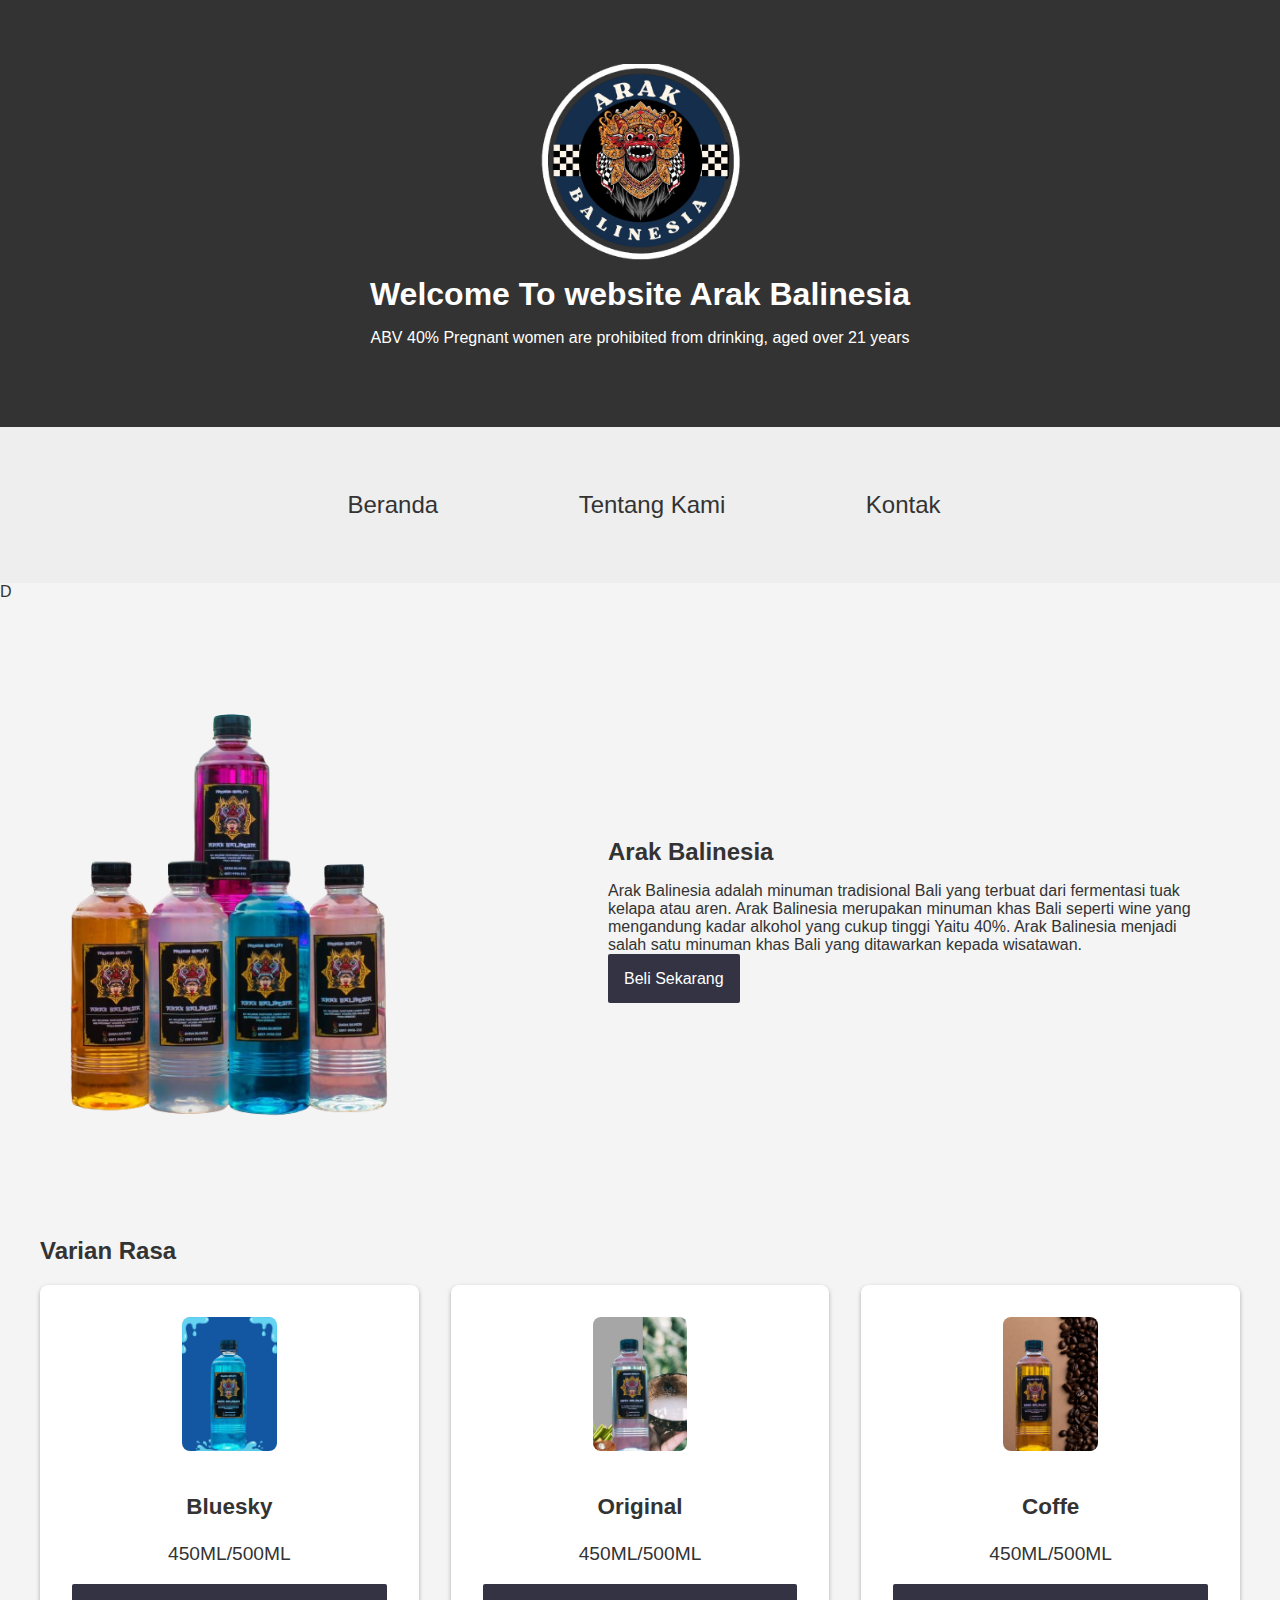
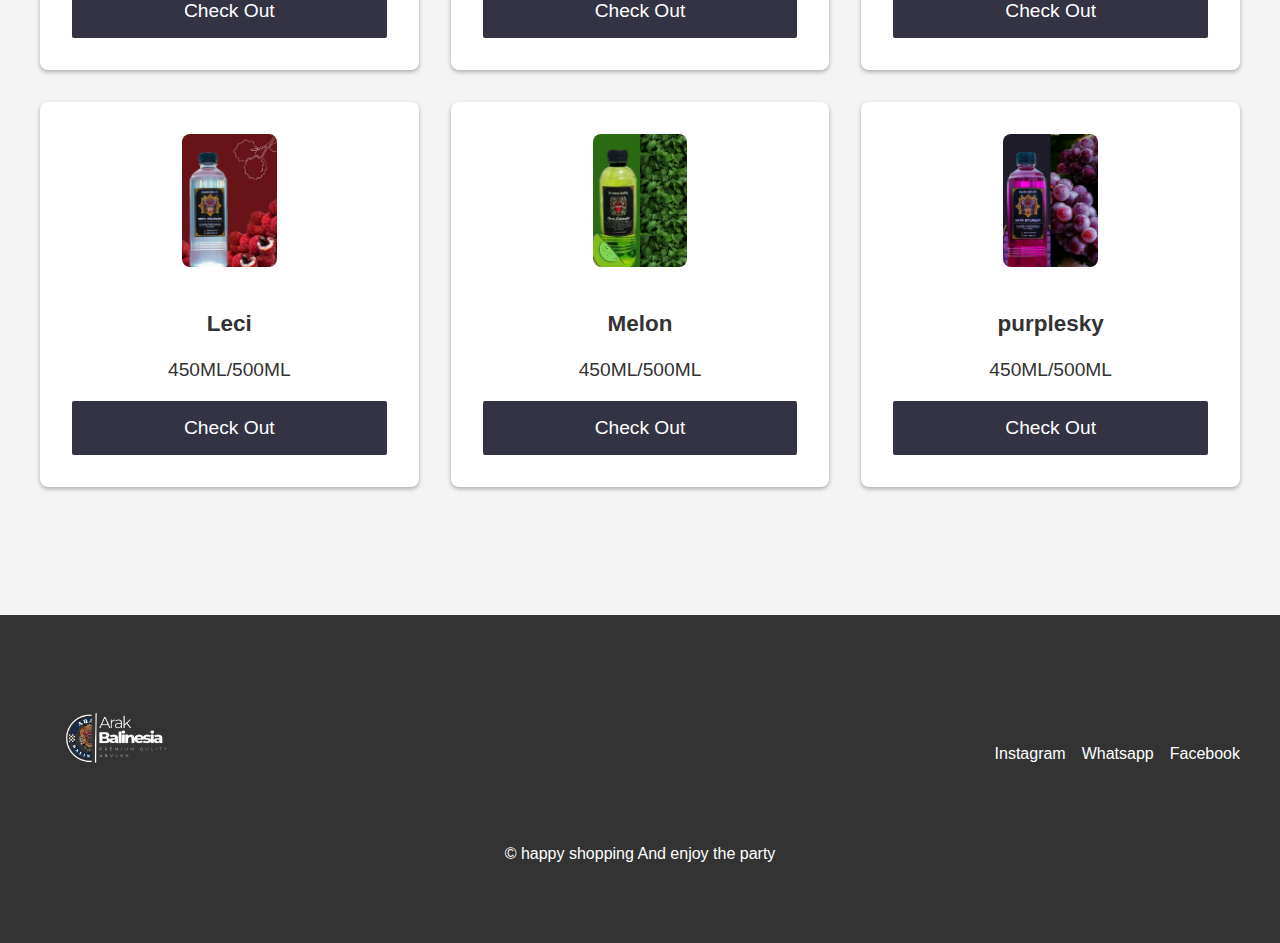
<file: index.html>
<!DOCTYPE html>
<html lang="en">
<head>
    <meta charset="UTF-8">
    <meta name="viewport" content="width=device-width, initial-scale=1.0">
    <title>Arak Balinesia</title>
    <link rel="stylesheet" href="https://cdnjs.cloudflare.com/ajax/libs/font-awesome/6.4.0/css/all.min.css" 
          integrity="sha512-iecdLmaskl7CVkqkXNQ/ZH/XLlvWZOJyj7Yy7tcenmpD1ypASozpmT/E0iPtmFIB46ZmdtAc9eNBvH0H/ZpiBw==" 
          crossorigin="anonymous" referrerpolicy="no-referrer" />
    <link rel="stylesheet" href="style.css"> 
</head>
      <body>
            <header>
                    <div class="container">
                        <img src="uwy-removebg-preview.png" alt="Logo Website" class="logo">  <!-- Tambahkan tag gambar -->
                        <h1>Welcome To website Arak Balinesia</h1>
                        <p>ABV 40% Pregnant women are prohibited from drinking, aged over 21 years</p>
                    </div>
                </header>

                <nav>
                    <div class="container">
                        <ul>
                            <li><a href="#"><i class="fas fa-home"></i>Beranda</a></li> 
                            <li><a href="about.html"><i class="fas fa-info-circle"></i>Tentang Kami</a></li>
                            <li><a href="kontak.html"><i class="fas fa-phone"></i>Kontak</a></li>
                        </ul>
                    </div>
                </nav>
D
                <main>
                    <div class="container">
                        <section class="hero">
                            <img src="arbalfull1-removebg-preview.png" alt="Gambar Hero">
                            <div class="hero-text">
                                <h2>Arak Balinesia</h2>
                                <p> Arak Balinesia adalah minuman tradisional Bali yang terbuat dari fermentasi tuak kelapa atau aren. Arak Balinesia merupakan minuman khas Bali seperti wine yang mengandung kadar alkohol yang cukup tinggi Yaitu 40%. Arak Balinesia menjadi salah satu minuman khas Bali yang ditawarkan kepada wisatawan. </p>
                                <a href="kontak.html" class="button">Beli Sekarang</a>
                            </div>
                        </section>
                        
                        <section class="features">
                                    <h2>Varian Rasa</h2>
                                    <div class="features-grid">
                                        <div class="feature">
                                            <img src="Desain tanpa judul(12).jpg" alt="Icon Fitur 1">
                                            <h3>Bluesky</h3>
                                            <p>450ML/500ML</p>
                                            <a href="blue.html" class="button">Check Out</a>
                                        </div>
                                        <div class="feature">
                                            <img src="Desain tanpa judul(17).jpg" alt="Icon Fitur 2">
                                            <h3>Original</h3>
                                            <p>450ML/500ML</p>
                                            <a href="ori.html" class="button">Check Out</a>
                                        </div>
                                        <div class="feature">
                                            <img src="Desain tanpa judul(6).jpg" alt="Icon Fitur 3">
                                            <h3>Coffe</h3>
                                            <p>450ML/500ML</p>
                                            <a href="coffe.html" class="button">Check Out</a>
                                        </div>
                                        <div class="feature">
                                            <img src="Desain tanpa judul(16).jpg" alt="Icon Fitur 4">
                                            <h3>Leci</h3>
                                            <p>450ML/500ML</p>
                                            <a href="leci.html" class="button">Check Out</a>
                                        </div>
                                        <div class="feature">
                                            <img src="Desain tanpa judul(11).jpg" alt="Icon Fitur 5">
                                            <h3>Melon</h3>
                                            <p>450ML/500ML</p>
                                            <a href="melon.html" class="button">Check Out</a>
                                        </div>
                                        <div class="feature">
                                            <img src="Desain tanpa judul(15).jpg" alt="icon Fitur 6">
                                            <h3>purplesky</h3>
                                            <p>450ML/500ML</p>
                                            <a href="purple.html" class="button">Check Out</a>
                                        </div>

                                    </div>
                                </section>

                                <section class="testimonials">
                                    

                                    <div class="testimonials-slider">
                                        <!-- Isi slider testimoni -->
                                    </div>
                                </section>

                        </main>

            <footer>
              <div class="container">
                  <div class="footer-content">
                      <img src="12-removebg-preview.png" alt="Logo Website" class="footer-logo">
                      <div class="social-media">
                          <a href="https://www.instagram.com/arak_balinesia?igsh=MTY2bXU5bXgwMGxnYg==" class="social-icon" target="_blank"><i class="fab fa-instagram"></i>Instagram</a>
                          <a href="kontak.html" class="social-icon" target="_blank"><i class="fab fa-whatsapp"></i>Whatsapp</a>
                          <a href="#" class="social-icon" target="_blank"><i class="fab fa-facebook"></i>Facebook</a>
                      </div>
                  </div>
                  <p>&copy; happy shopping And enjoy the party</p>
              </div>
              </footer>

                <script src="script.js"></script>
           
                  
            
</body>
</html>
</file>
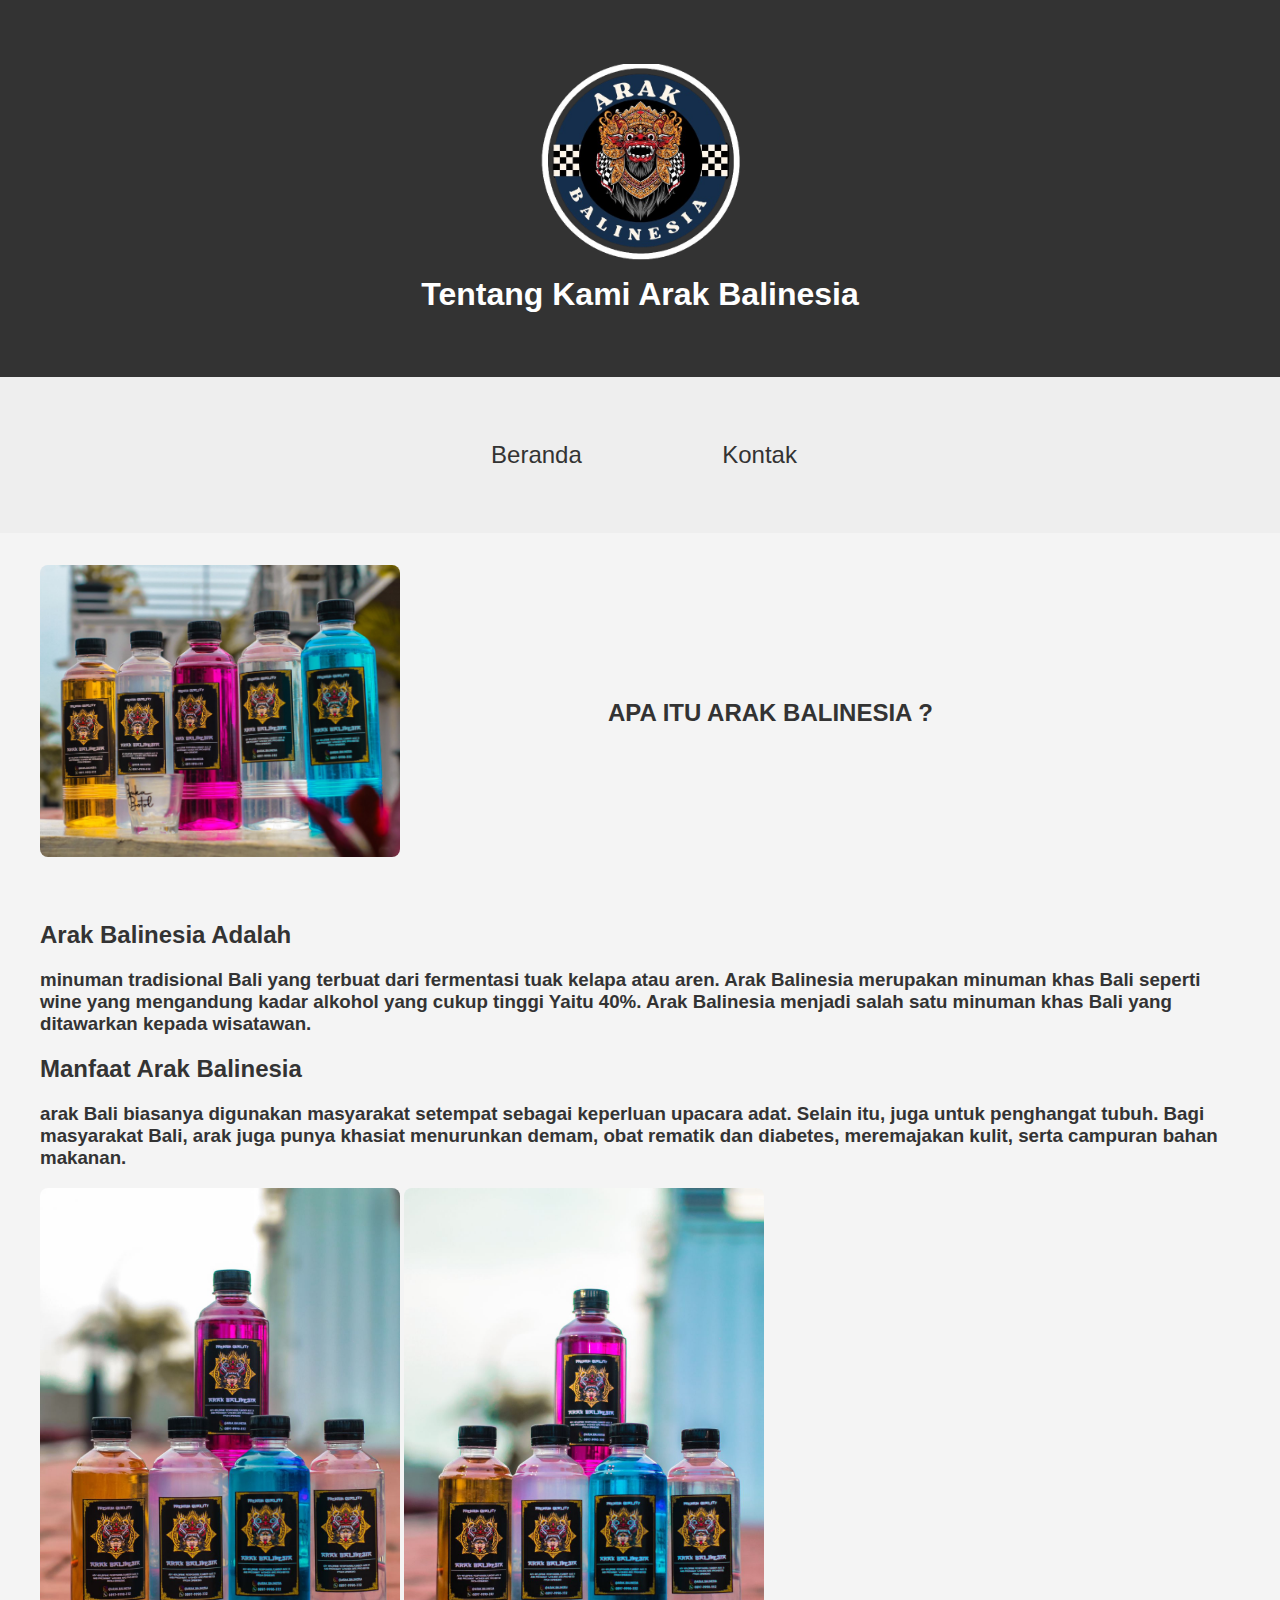
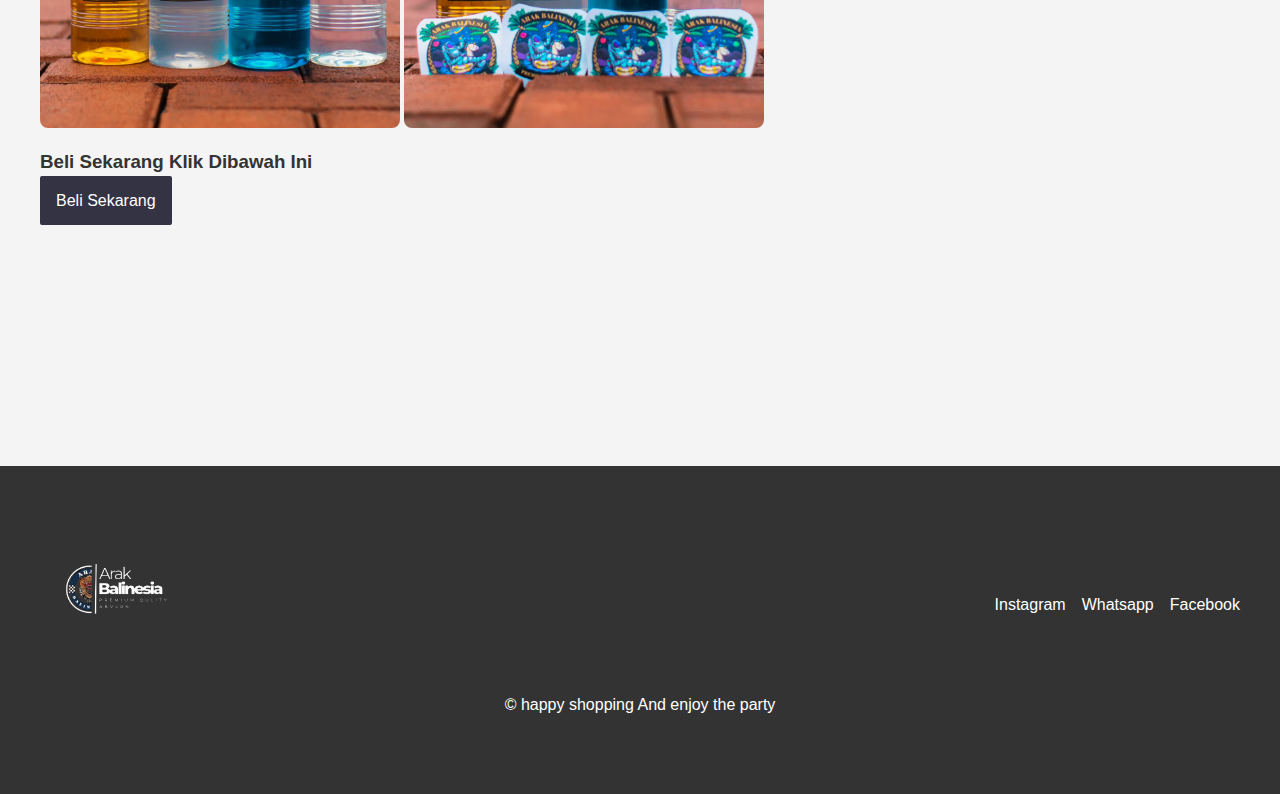
<file: about.html>
<!DOCTYPE html>
<html lang="en">
<head>
    <meta charset="UTF-8">
    <meta name="viewport" content="width=device-width, initial-scale=1.0">
    <title>Arak Balinesia</title>
    <link rel="stylesheet" href="https://cdnjs.cloudflare.com/ajax/libs/font-awesome/6.4.0/css/all.min.css" 
          integrity="sha512-iecdLmaskl7CVkqkXNQ/ZH/XLlvWZOJyj7Yy7tcenmpD1ypASozpmT/E0iPtmFIB46ZmdtAc9eNBvH0H/ZpiBw==" 
          crossorigin="anonymous" referrerpolicy="no-referrer" />
    <link rel="stylesheet" href="style.css"> 
</head>
<body>
    <header>
        <div class="container">
            <img src="uwy-removebg-preview.png" alt="Logo Website" class="logo">  <!-- Tambahkan tag gambar -->
            <h1>Tentang Kami Arak Balinesia</h1>
        </div>
    </header>

    <nav>
        <div class="container">
            <ul>
                <li><a href="index.html"><i class="fas fa-home"></i>Beranda</a></li> 
                <li><a href="https://wa.me/6289502844029/?text=Hallo%20Admin%20arak%20Ready%20?"><i class="fas fa-phone"></i>Kontak</a></li>
            </ul>
        </div>
    </nav>

    <main>
        <div class="container">
            <section class="hero">
                <img src="arbalfull2.jpg" alt="Gambar Hero">
                <div class="hero-text">
                <h2> APA ITU ARAK BALINESIA ?</h2>
                </div>
            </section>

            <section class="features">
                <h2>Arak Balinesia Adalah</h2>
                <h3> minuman tradisional Bali yang terbuat dari fermentasi tuak kelapa atau aren. Arak Balinesia merupakan minuman khas Bali seperti wine yang mengandung kadar alkohol yang cukup tinggi Yaitu 40%. Arak Balinesia menjadi salah satu minuman khas Bali yang ditawarkan kepada wisatawan.</h3>

                <h2>Manfaat Arak Balinesia</h2>
                <h3>arak Bali biasanya digunakan masyarakat setempat sebagai keperluan upacara adat. Selain itu, juga untuk penghangat tubuh. Bagi masyarakat Bali, arak juga punya khasiat menurunkan demam, obat rematik dan diabetes, meremajakan kulit, serta campuran bahan makanan.</h3>
                <img src="arbalfull1.jpg">
                <img src="arbalfull3.jpg">
                <h3>Beli Sekarang Klik Dibawah Ini</h3>
                <a href="kontak.html">Beli Sekarang</a>
            <div class="container">
             <section class="testimonials">
             </div>
            </section>
          
            </div>
            </section>
        </div>
    </main>
    <footer>
        <div class="container">
            <div class="footer-content">
                <img src="12-removebg-preview.png" alt="Logo Website" class="footer-logo">
                <div class="social-media">
                    <a href="https://www.instagram.com/arak_balinesia?igsh=MTY2bXU5bXgwMGxnYg==" class="social-icon" target="_blank"><i class="fab fa-instagram"></i>Instagram</a>
                    <a href="kontak.html" class="social-icon" target="_blank"><i class="fab fa-whatsapp"></i>Whatsapp</a>
                    <a href="#" class="social-icon" target="_blank"><i class="fab fa-facebook"></i>Facebook</a>
                </div>
            </div>
            <p>&copy; happy shopping And enjoy the party</p>
        </div>
        </footer>
    <script src="script.js"></script>
</body>
</html>
</file>
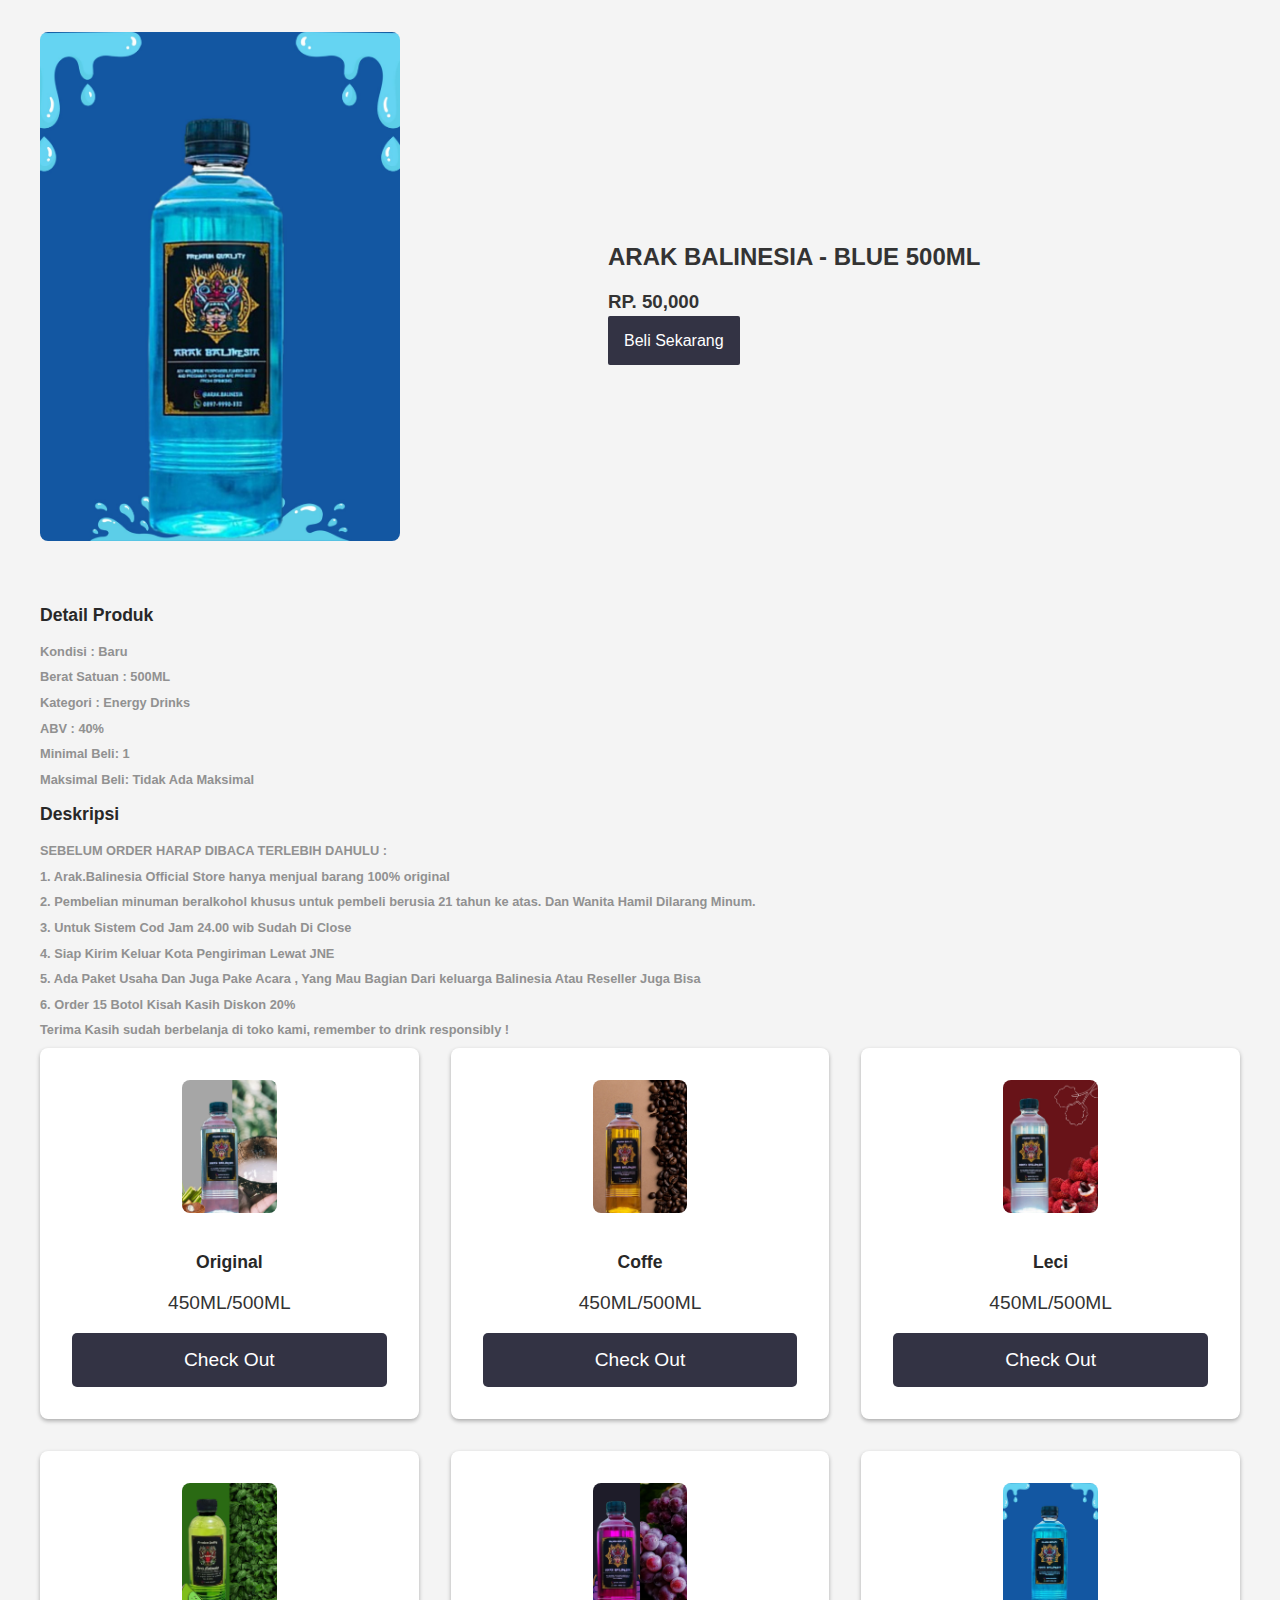
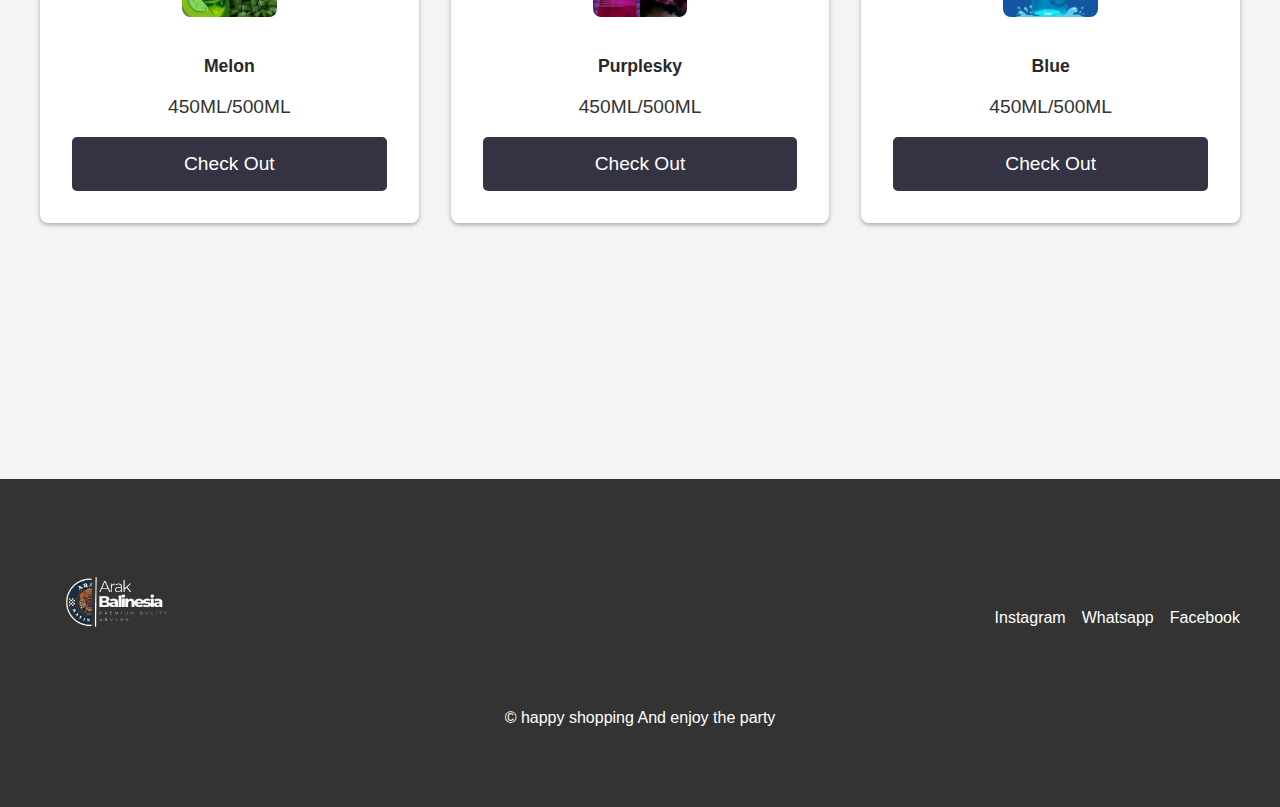
<file: blue.html>
<!DOCTYPE html>
<html lang="en">
<head>
    <meta charset="UTF-8">
    <meta name="viewport" content="width=device-width, initial-scale=1.0">
    <title>Arak Balinesia</title>
    <link rel="stylesheet" href="https://cdnjs.cloudflare.com/ajax/libs/font-awesome/6.4.0/css/all.min.css" 
          integrity="sha512-iecdLmaskl7CVkqkXNQ/ZH/XLlvWZOJyj7Yy7tcenmpD1ypASozpmT/E0iPtmFIB46ZmdtAc9eNBvH0H/ZpiBw==" 
          crossorigin="anonymous" referrerpolicy="no-referrer" />
    <link rel="stylesheet" href="style.css"> 
</head>
      <body>
           
<main>
  <div class="container">
      <section class="hero">
          <img src="Desain tanpa judul(12).jpg" alt="Gambar Hero">
          <div class="hero-text">
          <h2>ARAK BALINESIA - BLUE 500ML<h2>
              <h3>RP. 50,000</h3>
              <a href="kontak.html" class="button">Beli Sekarang</a>
  </div>
      </section>


              <section class="feacture">
              <h3>Detail Produk</h3>
              <h2>Kondisi : Baru</h2>
              <h2>Berat Satuan : 500ML</h2>
              <h2>Kategori : Energy Drinks</h2>
               <h2>ABV : 40%</h2>
              <h2>Minimal Beli: 1</h2>
              <h2>Maksimal Beli: Tidak Ada Maksimal</h2>
              <h3>Deskripsi</h3>
              <h2>SEBELUM ORDER HARAP DIBACA TERLEBIH DAHULU :</h2>
              <h2>1. Arak.Balinesia Official Store hanya menjual barang 100% original</h2>
              <h2>2. Pembelian minuman beralkohol khusus untuk pembeli berusia 21 tahun ke atas. Dan Wanita Hamil Dilarang Minum.</h2>
              <h2>3. Untuk Sistem Cod Jam 24.00 wib Sudah Di Close</h2>
              <h2>4. Siap Kirim Keluar Kota Pengiriman Lewat JNE</h2>
              <h2>5. Ada Paket Usaha Dan Juga Pake Acara , Yang Mau Bagian Dari keluarga Balinesia Atau Reseller Juga Bisa</h2> 
              <h2>6. Order 15 Botol Kisah Kasih Diskon 20%</h2>
              <h2>Terima Kasih sudah berbelanja di toko kami, remember to drink responsibly !</h2>

          <div class="features-grid">
              <div class="feature">
                  <img src="Desain tanpa judul(17).jpg" alt="Icon Fitur 1">
                  <h3>Original</h3>
                  <p>450ML/500ML</p>
                  <a href="ori.html" class="button">Check Out</a> 
              </div>
              <div class="feature">
                    <img src="Desain tanpa judul(6).jpg" alt="Icon Fitur 1">
                    <h3>Coffe</h3>
                    <p>450ML/500ML</p>
                    <a href="coffe.html" class="button">Check Out</a> 
                </div>
              <div class="feature">
                    <img src="Desain tanpa judul(16).jpg" alt="Icon Fitur 1">
                    <h3>Leci</h3>
                    <p>450ML/500ML</p>
                    <a href="leci.html" class="button">Check Out</a> 
                </div>
              <div class="feature">
                    <img src="Desain tanpa judul(11).jpg" alt="Icon Fitur 1">
                    <h3>Melon</h3>
                    <p>450ML/500ML</p>
                    <a href="melon.html" class="button">Check Out</a> 
                </div>
              <div class="feature">
                    <img src="Desain tanpa judul(15).jpg" alt="Icon Fitur 1">
                    <h3>Purplesky</h3>
                    <p>450ML/500ML</p>
                    <a href="purple.html" class="button">Check Out</a> 
                </div>
              <div class="feature">
                  <img src="Desain tanpa judul(12).jpg" alt="Icon Fitur 1">
                  <h3>Blue</h3>
                  <p>450ML/500ML</p>
                  <a href="blue.html" class="button">Check Out</a>
              </div>
          </div>

      <div class="container">
       <section class="testimonials">
      </div>
      </section>


</main>
              <footer>
                    <div class="container">
                        <div class="footer-content">
                            <img src="12-removebg-preview.png" alt="Logo Website" class="footer-logo">
                            <div class="social-media">
                                <a href="https://www.instagram.com/arak_balinesia?igsh=MTY2bXU5bXgwMGxnYg==" class="social-icon" target="_blank"><i class="fab fa-instagram"></i>Instagram</a>
                                <a href="kontak.html" class="social-icon" target="_blank"><i class="fab fa-whatsapp"></i>Whatsapp</a>
                                <a href="#" class="social-icon" target="_blank"><i class="fab fa-facebook"></i>Facebook</a>
                            </div>
                        </div>
                        <p>&copy; happy shopping And enjoy the party</p>
                    </div>
                    </footer>
<script src="script.js"></script>
</body>
</html>
</file>
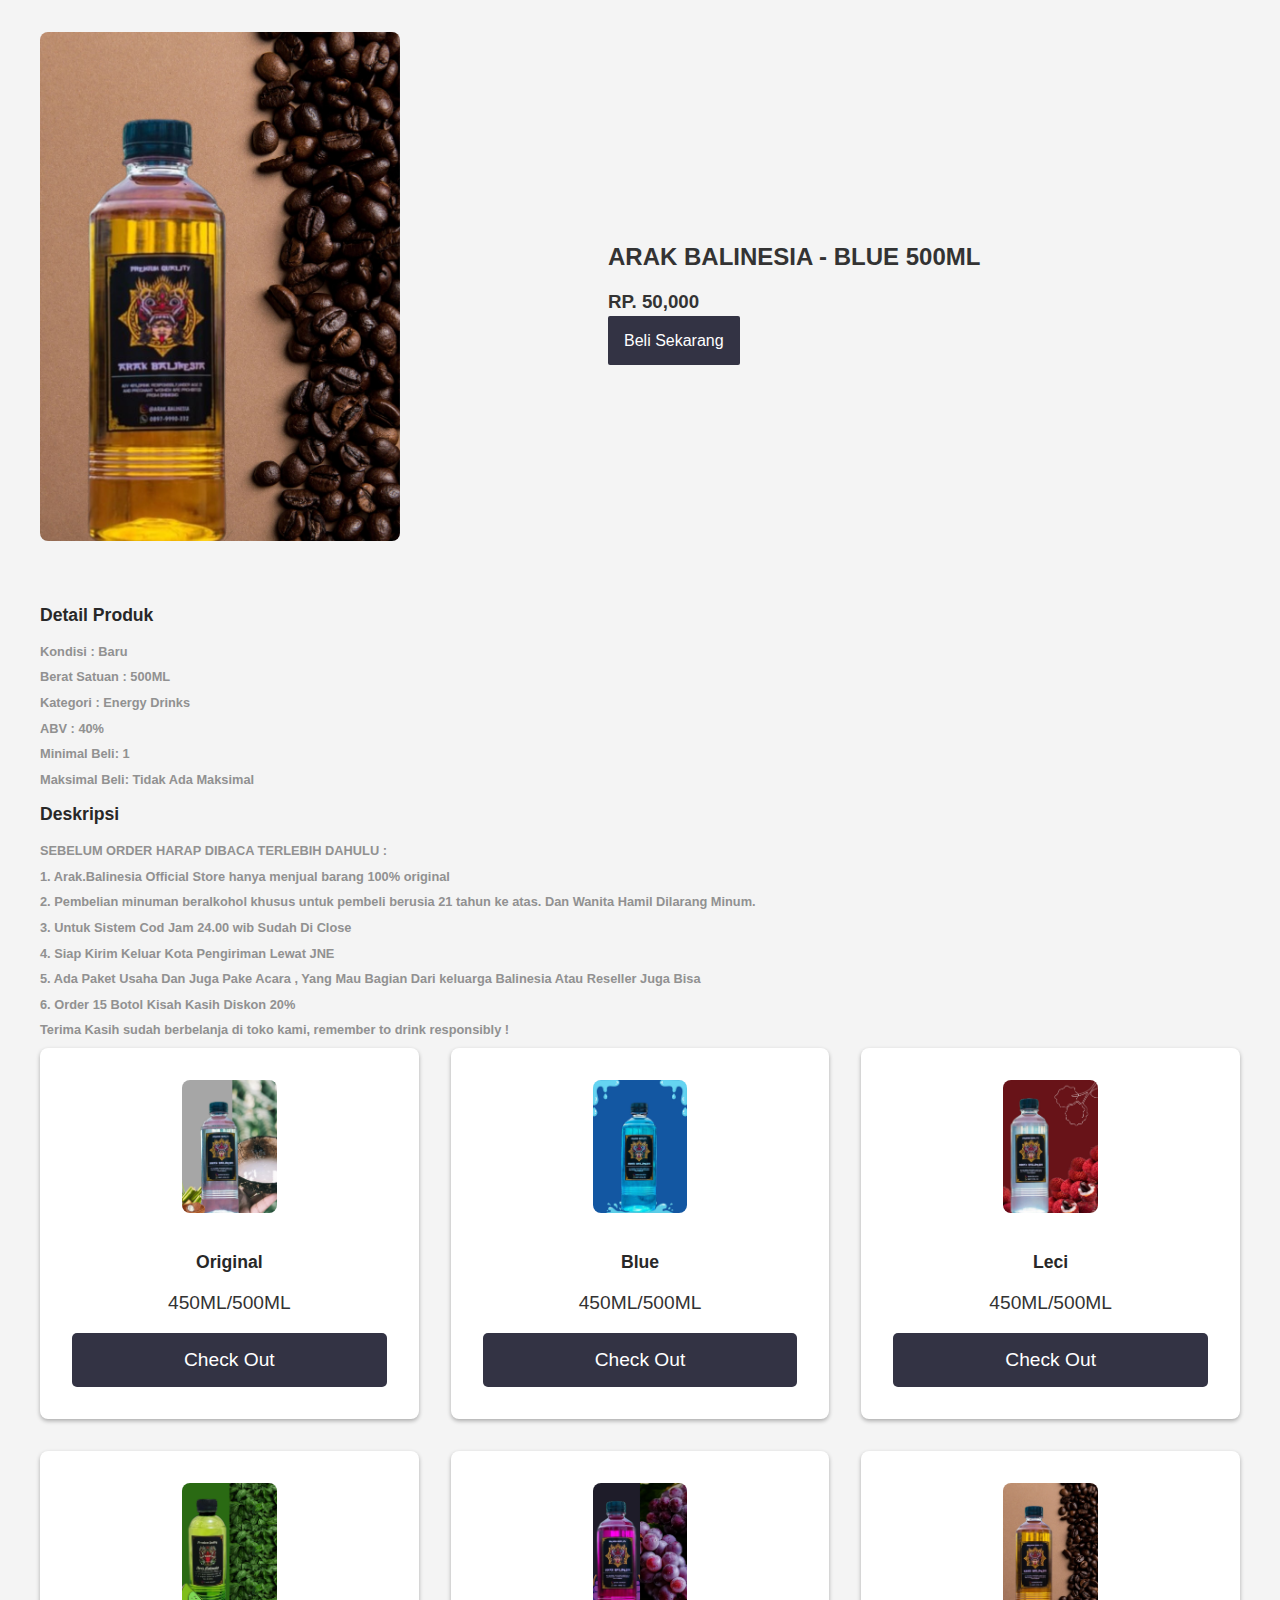
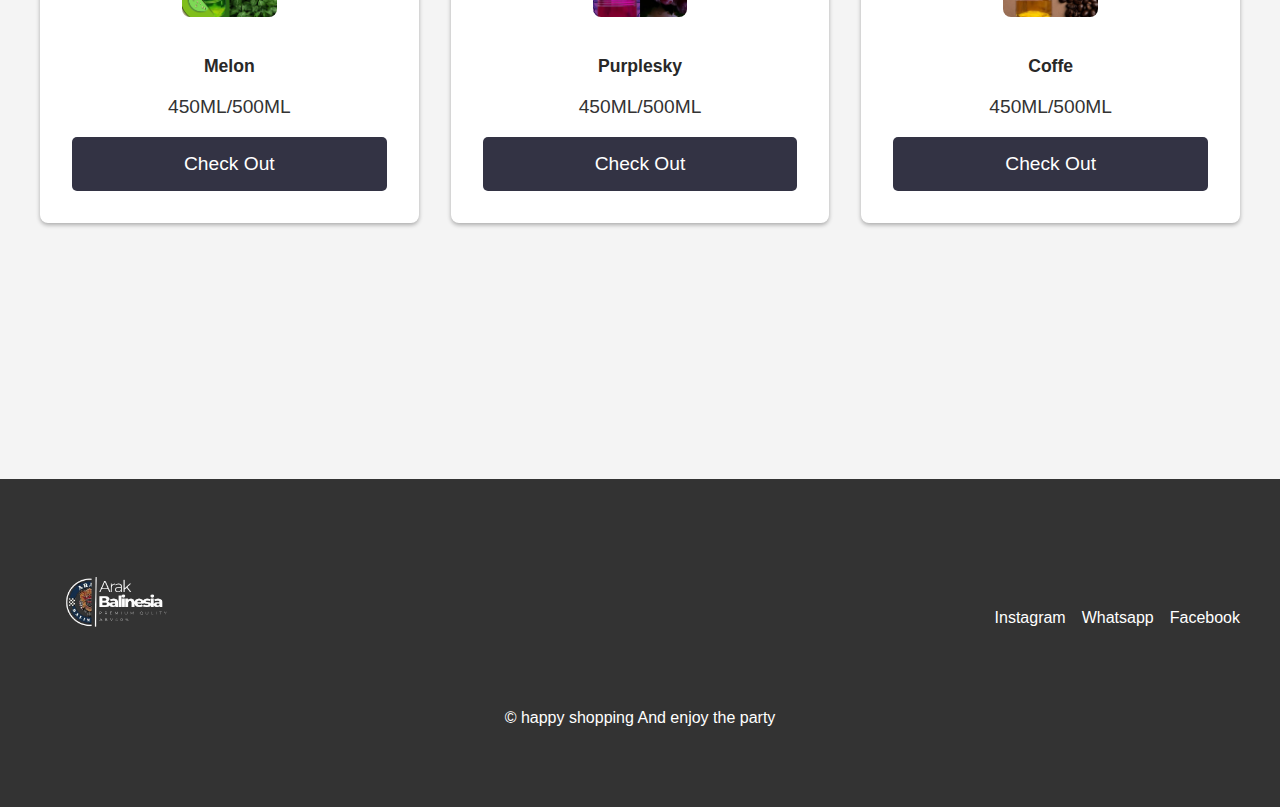
<file: coffe.html>
<!DOCTYPE html>
<html lang="en">
<head>
    <meta charset="UTF-8">
    <meta name="viewport" content="width=device-width, initial-scale=1.0">
    <title>Arak Balinesia</title>
    <link rel="stylesheet" href="https://cdnjs.cloudflare.com/ajax/libs/font-awesome/6.4.0/css/all.min.css" 
          integrity="sha512-iecdLmaskl7CVkqkXNQ/ZH/XLlvWZOJyj7Yy7tcenmpD1ypASozpmT/E0iPtmFIB46ZmdtAc9eNBvH0H/ZpiBw==" 
          crossorigin="anonymous" referrerpolicy="no-referrer" />
    <link rel="stylesheet" href="style.css"> 
</head>
      <body>

<main>
  <div class="container">
      <section class="hero">
          <img src="Desain tanpa judul(6).jpg" alt="Gambar Hero">
          <div class="hero-text">
          <h2>ARAK BALINESIA - BLUE 500ML<h2>
              <h3>RP. 50,000</h3>
              <a href="kontak.html" class="button">Beli Sekarang</a>
  </div>
      </section>


              <section class="feacture">
              <h3>Detail Produk</h3>
              <h2>Kondisi : Baru</h2>
              <h2>Berat Satuan : 500ML</h2>
              <h2>Kategori : Energy Drinks</h2>
               <h2>ABV : 40%</h2>
              <h2>Minimal Beli: 1</h2>
              <h2>Maksimal Beli: Tidak Ada Maksimal</h2>
              <h3>Deskripsi</h3>
              <h2>SEBELUM ORDER HARAP DIBACA TERLEBIH DAHULU :</h2>
              <h2>1. Arak.Balinesia Official Store hanya menjual barang 100% original</h2>
              <h2>2. Pembelian minuman beralkohol khusus untuk pembeli berusia 21 tahun ke atas. Dan Wanita Hamil Dilarang Minum.</h2>
              <h2>3. Untuk Sistem Cod Jam 24.00 wib Sudah Di Close</h2>
              <h2>4. Siap Kirim Keluar Kota Pengiriman Lewat JNE</h2>
              <h2>5. Ada Paket Usaha Dan Juga Pake Acara , Yang Mau Bagian Dari keluarga Balinesia Atau Reseller Juga Bisa</h2> 
              <h2>6. Order 15 Botol Kisah Kasih Diskon 20%</h2>
              <h2>Terima Kasih sudah berbelanja di toko kami, remember to drink responsibly !</h2>

          <div class="features-grid">
              <div class="feature">
                  <img src="Desain tanpa judul(17).jpg" alt="Icon Fitur 1">
                  <h3>Original</h3>
                  <p>450ML/500ML</p>
                  <a href="ori.html" class="button">Check Out</a> 
              </div>
              <div class="feature">
                    <img src="Desain tanpa judul(12).jpg" alt="Icon Fitur 1">
                    <h3>Blue</h3>
                    <p>450ML/500ML</p>
                    <a href="blue.html" class="button">Check Out</a> 
                </div>
              <div class="feature">
                    <img src="Desain tanpa judul(16).jpg" alt="Icon Fitur 1">
                    <h3>Leci</h3>
                    <p>450ML/500ML</p>
                    <a href="leci.html" class="button">Check Out</a> 
                </div>
              <div class="feature">
                    <img src="Desain tanpa judul(11).jpg" alt="Icon Fitur 1">
                    <h3>Melon</h3>
                    <p>450ML/500ML</p>
                    <a href="melon.html" class="button">Check Out</a> 
                </div>
              <div class="feature">
                    <img src="Desain tanpa judul(15).jpg" alt="Icon Fitur 1">
                    <h3>Purplesky</h3>
                    <p>450ML/500ML</p>
                    <a href="purple.html" class="button">Check Out</a> 
                </div>
              <div class="feature">
                  <img src="Desain tanpa judul(6).jpg" alt="Icon Fitur 1">
                  <h3>Coffe</h3>
                  <p>450ML/500ML</p>
                  <a href="coffe.html" class="button">Check Out</a>
              </div>
          </div>

      <div class="container">
       <section class="testimonials">
      </div>
      </section>


</main>
              <footer>
                    <div class="container">
                        <div class="footer-content">
                            <img src="12-removebg-preview.png" alt="Logo Website" class="footer-logo">
                            <div class="social-media">
                                <a href="https://www.instagram.com/arak_balinesia?igsh=MTY2bXU5bXgwMGxnYg==" class="social-icon" target="_blank"><i class="fab fa-instagram"></i>Instagram</a>
                                <a href="kontak.html" class="social-icon" target="_blank"><i class="fab fa-whatsapp"></i>Whatsapp</a>
                                <a href="#" class="social-icon" target="_blank"><i class="fab fa-facebook"></i>Facebook</a>
                            </div>
                        </div>
                        <p>&copy; happy shopping And enjoy the party</p>
                    </div>
                    </footer>
<script src="script.js"></script>
</body>
</html>
</file>
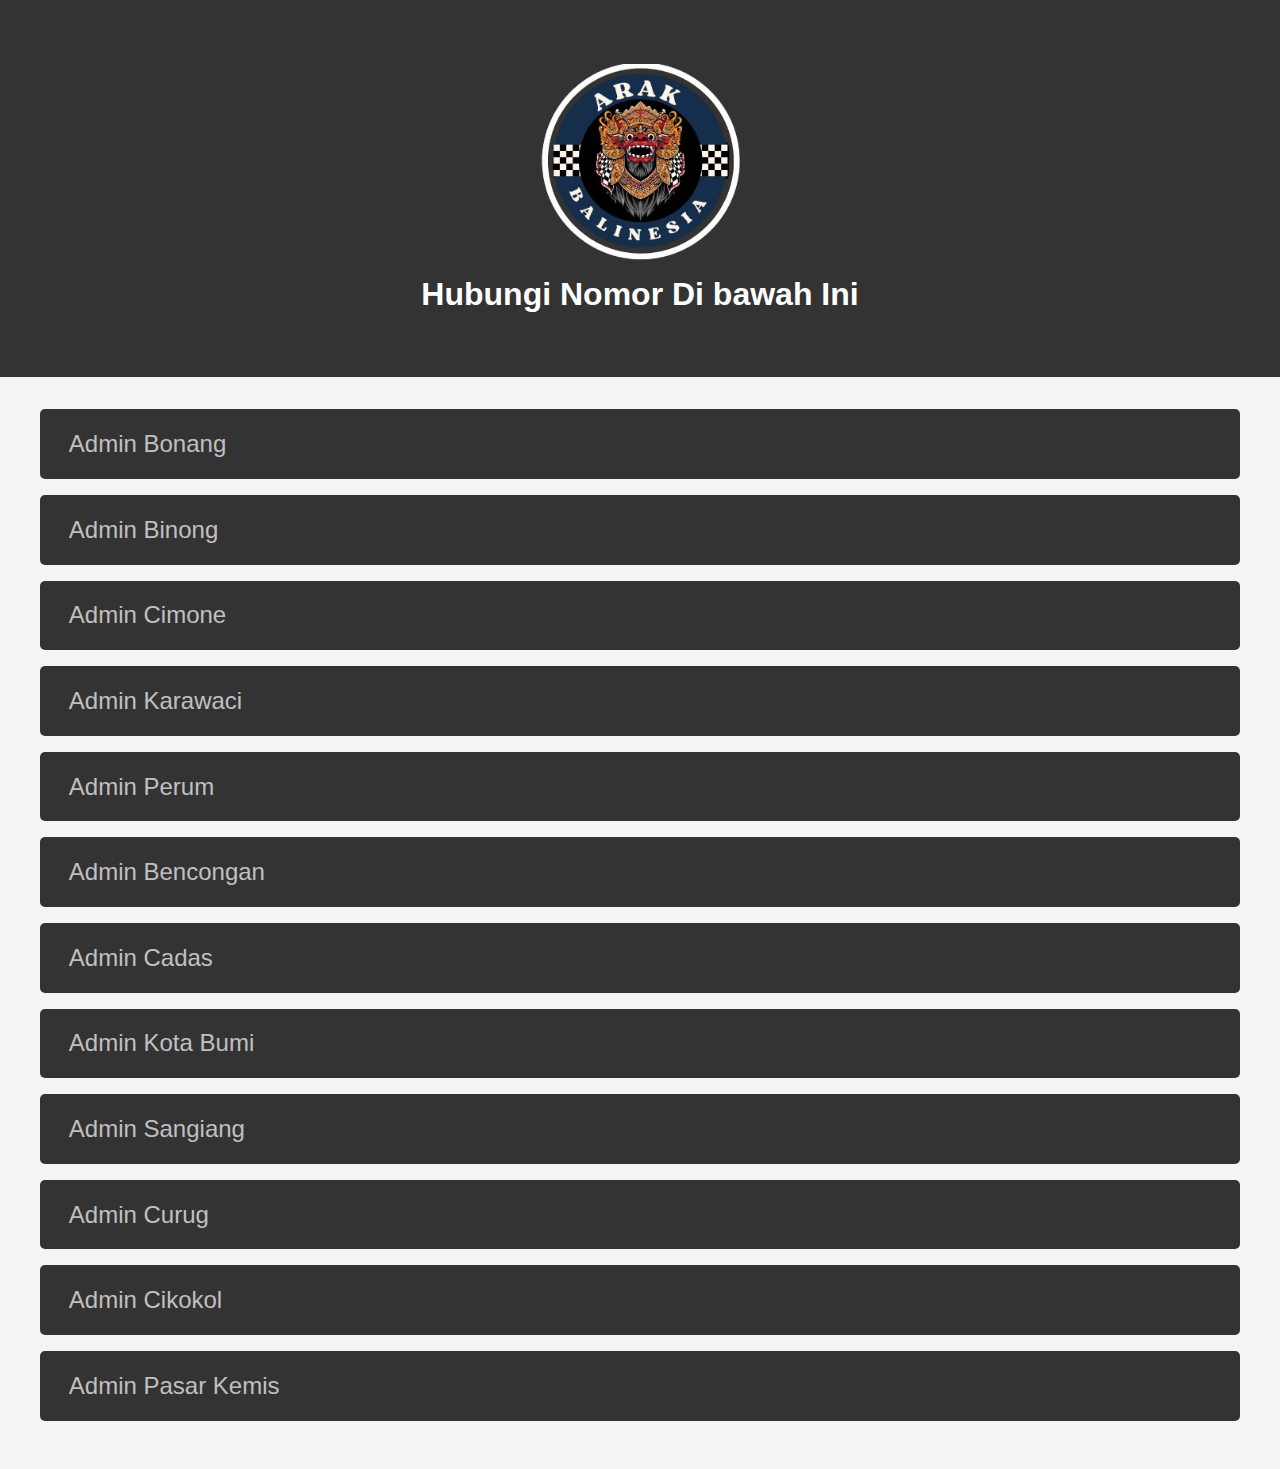
<file: kontak.html>
<!DOCTYPE html>
<html lang="en">

<head>
    <meta charset="UTF-8">
    <meta name="viewport" content="width=device-width, initial-scale=1.0">
    <title>Arak Balinesia</title>
    <link rel="stylesheet" href="https://cdnjs.cloudflare.com/ajax/libs/font-awesome/6.4.0/css/all.min.css"
        integrity="sha512-iecdLmaskl7CVkqkXNQ/ZH/XLlvWZOJyj7Yy7tcenmpD1ypASozpmT/E0iPtmFIB46ZmdtAc9eNBvH0H/ZpiBw=="
        crossorigin="anonymous" referrerpolicy="no-referrer" />
    <link rel="stylesheet" href="style.css">
</head>

<body>
    <header>
        <div class="container">
            <img src="uwy-removebg-preview.png" alt="Logo Website" class="logo"> <!-- Tambahkan tag gambar -->
            <h1>Hubungi Nomor Di bawah Ini</h1>
        </div>
    </header>

        <div class="navbar">
            <a href="https://wa.me/62895330048985/?text=Hallo%20Admin%20arak%20Ready%20?" class="button"
                target="_blank"><i class="fab fa-whatsapp"></i> Admin Bonang</a>
            <a href="https://wa.me/6285716317228/?text=Hallo%20Admin%20arak%20Ready%20?" class="button"
                target="_blank"><i class="fab fa-whatsapp"></i> Admin Binong</a>
            <a href="https://wa.me/6289503431176/?text=Hallo%20Admin%20arak%20Ready%20?" class="button"
                target="_blank"><i class="fab fa-whatsapp"></i> Admin Cimone</a>
            <a href="https://wa.me/6289503431176/?text=Hallo%20Admin%20arak%20Ready%20?" class="button"
                target="_blank"><i class="fab fa-whatsapp"></i> Admin Karawaci</a>
            <a href="https://wa.me/628988352241/?text=Hallo%20Admin%20arak%20Ready%20?" class="button"
                target="_blank"><i class="fab fa-whatsapp"></i> Admin Perum</a>
            <a href="https://wa.me/6281574604149/?text=Hallo%20Admin%20arak%20Ready%20?" class="button"
                target="_blank"><i class="fab fa-whatsapp"></i> Admin Bencongan</a>
            <a href="https://wa.me/62895411916861/?text=Hallo%20Admin%20arak%20Ready%20?" class="button"
                target="_blank"><i class="fab fa-whatsapp"></i> Admin Cadas</a>
            <a href="https://wa.me/62895411916861/?text=Hallo%20Admin%20arak%20Ready%20?" class="button"
                    target="_blank"><i class="fab fa-whatsapp"></i> Admin Kota Bumi</a>
            <a href="https://wa.me/62895411916861/?text=Hallo%20Admin%20arak%20Ready%20?" class="button"
                    target="_blank"><i class="fab fa-whatsapp"></i> Admin Sangiang</a>
            <a href="https://wa.me/6285716317228/?text=Hallo%20Admin%20arak%20Ready%20?" class="button"
                target="_blank"><i class="fab fa-whatsapp"></i> Admin Curug</a>
            <a href="https://wa.me/6285133842594/?text=Hallo%20Admin%20arak%20Ready%20?" class="button"
                target="_blank"><i class="fab fa-whatsapp"></i> Admin Cikokol</a>
            <a href="https://wa.me/6288214547683/?text=Hallo%20Admin%20arak%20Ready%20?" class="button"
                target="_blank"><i class="fab fa-whatsapp"></i> Admin Pasar Kemis</a>
            </div>
            </div>
        </div>


          </body>
    </html>
</file>
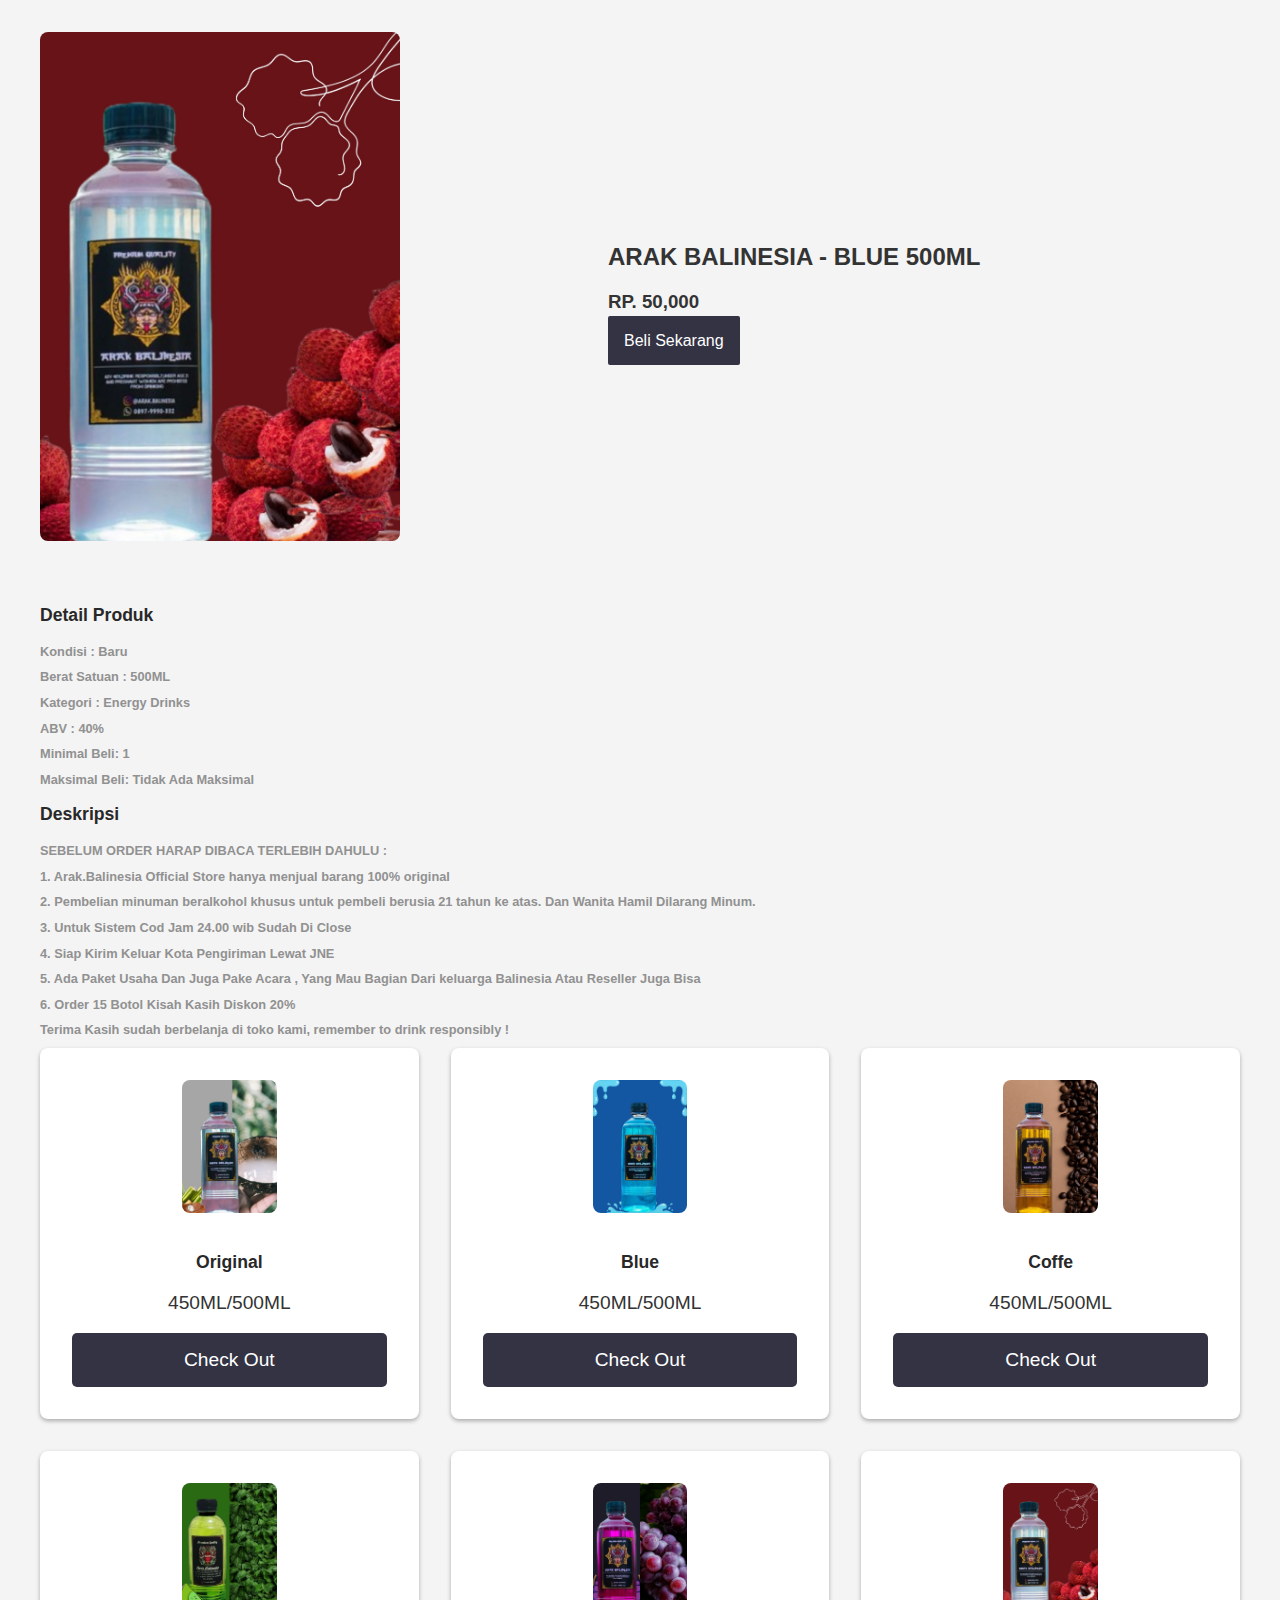
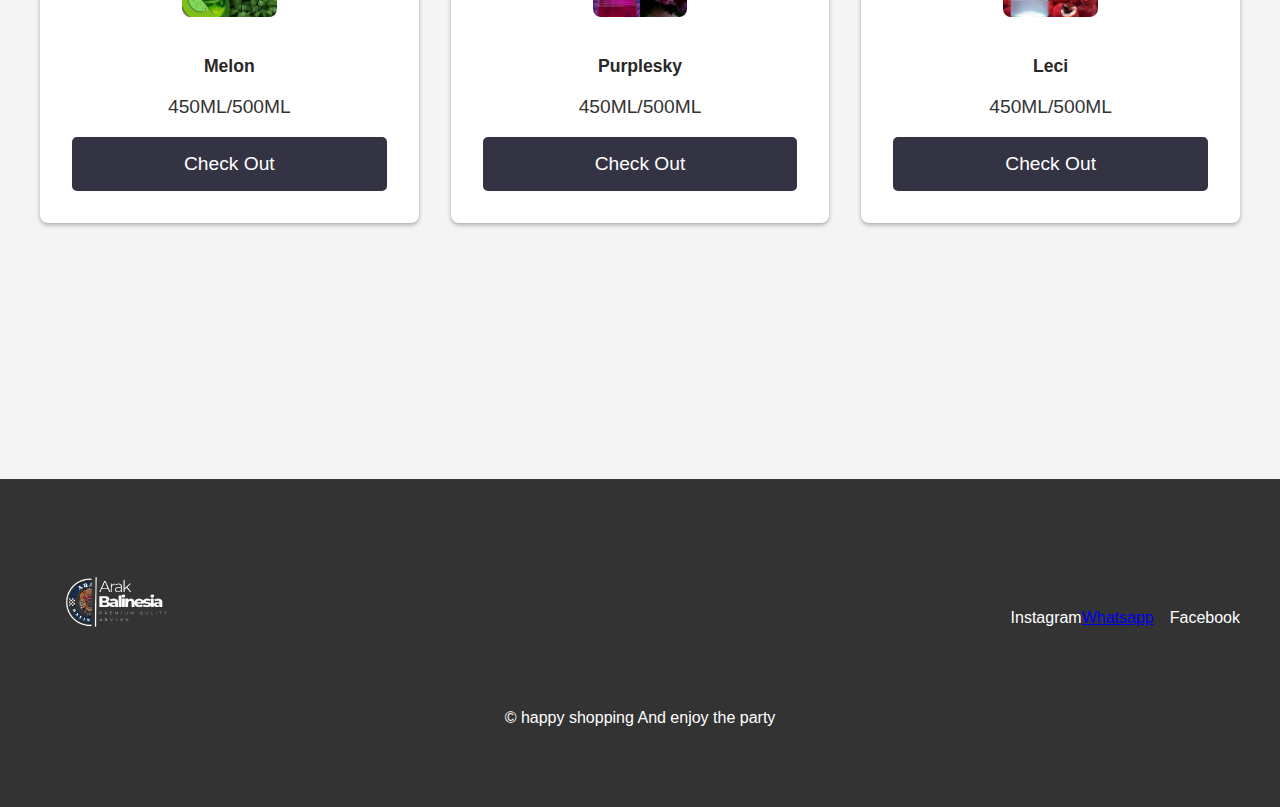
<file: leci.html>
<!DOCTYPE html>
<html lang="en">
<head>
    <meta charset="UTF-8">
    <meta name="viewport" content="width=device-width, initial-scale=1.0">
    <title>Arak Balinesia</title>
    <link rel="stylesheet" href="https://cdnjs.cloudflare.com/ajax/libs/font-awesome/6.4.0/css/all.min.css" 
          integrity="sha512-iecdLmaskl7CVkqkXNQ/ZH/XLlvWZOJyj7Yy7tcenmpD1ypASozpmT/E0iPtmFIB46ZmdtAc9eNBvH0H/ZpiBw==" 
          crossorigin="anonymous" referrerpolicy="no-referrer" />
    <link rel="stylesheet" href="style.css"> 
</head>
      <body>

<main>
  <div class="container">
      <section class="hero">
          <img src="Desain tanpa judul(16).jpg" alt="Gambar Hero">
          <div class="hero-text">
          <h2>ARAK BALINESIA - BLUE 500ML<h2>
              <h3>RP. 50,000</h3>
              <a href="kontak.html" class="button">Beli Sekarang</a>
  </div>
      </section>


              <section class="feacture">
              <h3>Detail Produk</h3>
              <h2>Kondisi : Baru</h2>
              <h2>Berat Satuan : 500ML</h2>
              <h2>Kategori : Energy Drinks</h2>
               <h2>ABV : 40%</h2>
              <h2>Minimal Beli: 1</h2>
              <h2>Maksimal Beli: Tidak Ada Maksimal</h2>
              <h3>Deskripsi</h3>
              <h2>SEBELUM ORDER HARAP DIBACA TERLEBIH DAHULU :</h2>
              <h2>1. Arak.Balinesia Official Store hanya menjual barang 100% original</h2>
              <h2>2. Pembelian minuman beralkohol khusus untuk pembeli berusia 21 tahun ke atas. Dan Wanita Hamil Dilarang Minum.</h2>
              <h2>3. Untuk Sistem Cod Jam 24.00 wib Sudah Di Close</h2>
              <h2>4. Siap Kirim Keluar Kota Pengiriman Lewat JNE</h2>
              <h2>5. Ada Paket Usaha Dan Juga Pake Acara , Yang Mau Bagian Dari keluarga Balinesia Atau Reseller Juga Bisa</h2> 
              <h2>6. Order 15 Botol Kisah Kasih Diskon 20%</h2>
              <h2>Terima Kasih sudah berbelanja di toko kami, remember to drink responsibly !</h2>

          <div class="features-grid">
              <div class="feature">
                  <img src="Desain tanpa judul(17).jpg" alt="Icon Fitur 1">
                  <h3>Original</h3>
                  <p>450ML/500ML</p>
                  <a href="ori.html" class="button">Check Out</a> 
              </div>
              <div class="feature">
                    <img src="Desain tanpa judul(12).jpg" alt="Icon Fitur 1">
                    <h3>Blue</h3>
                    <p>450ML/500ML</p>
                    <a href="blue.html" class="button">Check Out</a> 
                </div>
              <div class="feature">
                    <img src="Desain tanpa judul(6).jpg" alt="Icon Fitur 1">
                    <h3>Coffe</h3>
                    <p>450ML/500ML</p>
                    <a href="coffe.html" class="button">Check Out</a> 
                </div>
              <div class="feature">
                    <img src="Desain tanpa judul(11).jpg" alt="Icon Fitur 1">
                    <h3>Melon</h3>
                    <p>450ML/500ML</p>
                    <a href="melon.html" class="button">Check Out</a> 
                </div>
              <div class="feature">
                    <img src="Desain tanpa judul(15).jpg" alt="Icon Fitur 1">
                    <h3>Purplesky</h3>
                    <p>450ML/500ML</p>
                    <a href="purple.html" class="button">Check Out</a> 
                </div>
              <div class="feature">
                  <img src="Desain tanpa judul(16).jpg" alt="Icon Fitur 1">
                  <h3>Leci</h3>
                  <p>450ML/500ML</p>
                  <a href="leci.html" class="button">Check Out</a>
              </div>
          </div>

      <div class="container">
       <section class="testimonials">
      </div>
      </section>


</main>
              <footer>
                    <div class="container">
                        <div class="footer-content">
                            <img src="12-removebg-preview.png" alt="Logo Website" class="footer-logo">
                            <div class="social-media">
                                <a href="https://www.instagram.com/arak_balinesia?igsh=MTY2bXU5bXgwMGxnYg==" class="social-icon" target="_blank"><i class="fab fa-instagram"></i>Instagram</a>
                                <a href="kontak.html class="social-icon" target="_blank"><i class="fab fa-whatsapp"></i>Whatsapp</a>
                                <a href="#" class="social-icon" target="_blank"><i class="fab fa-facebook"></i>Facebook</a>
                            </div>
                        </div>
                        <p>&copy; happy shopping And enjoy the party</p>
                    </div>
                    </footer>
<script src="script.js"></script>
</body>
</html>
</file>
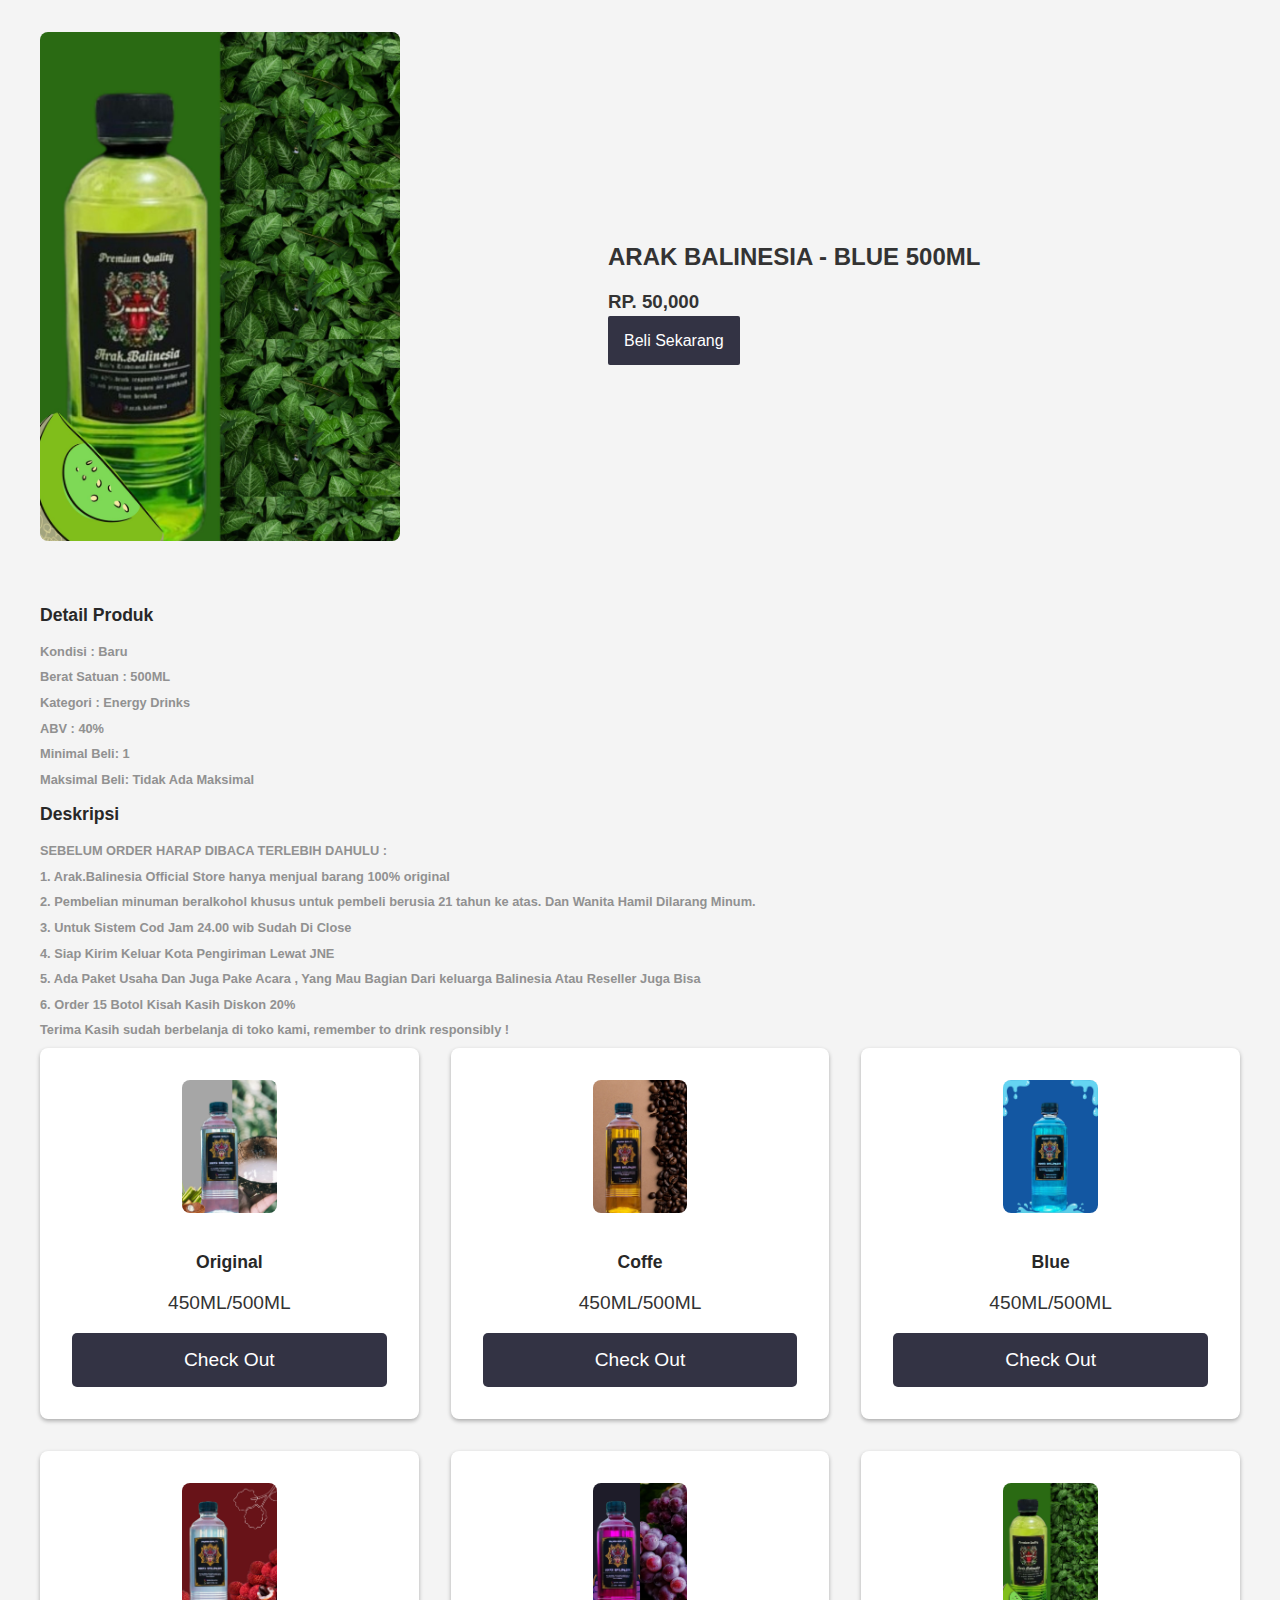
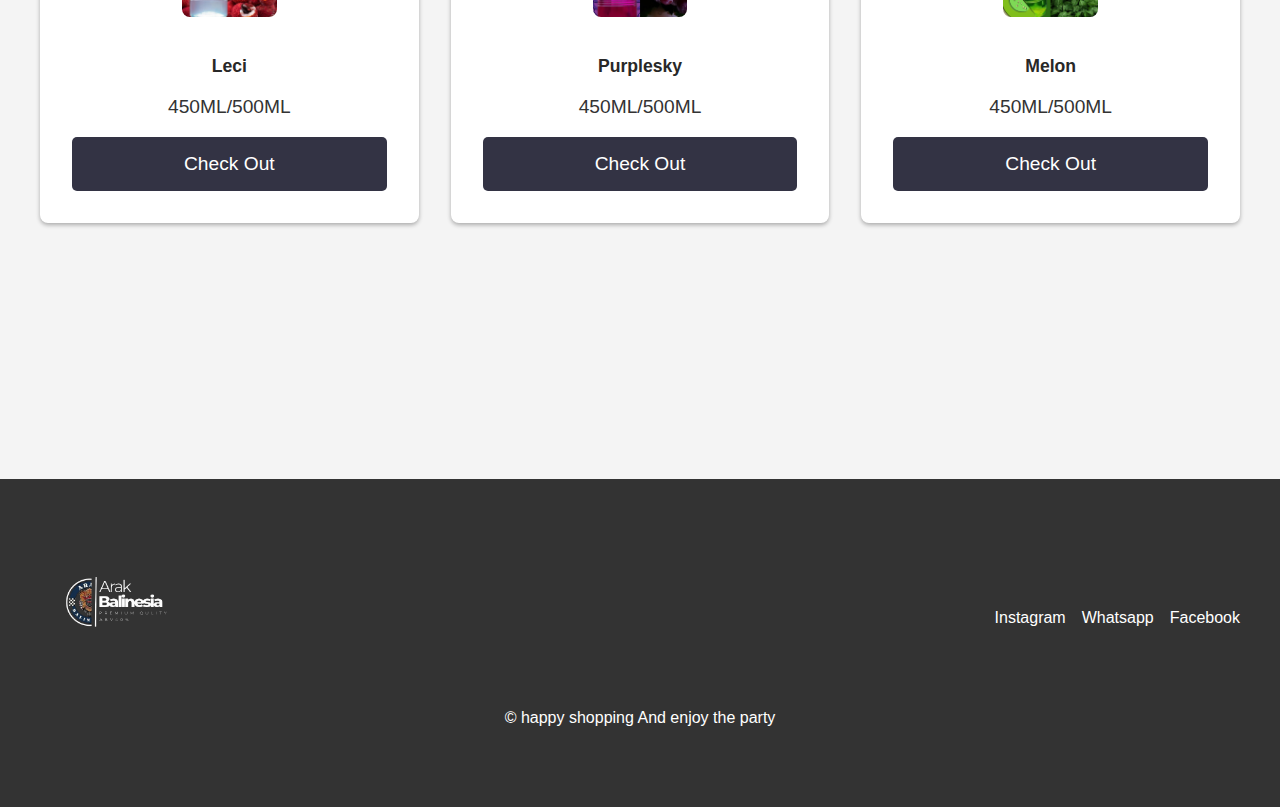
<file: melon.html>
<!DOCTYPE html>
<html lang="en">
<head>
    <meta charset="UTF-8">
    <meta name="viewport" content="width=device-width, initial-scale=1.0">
    <title>Arak Balinesia</title>
    <link rel="stylesheet" href="https://cdnjs.cloudflare.com/ajax/libs/font-awesome/6.4.0/css/all.min.css" 
          integrity="sha512-iecdLmaskl7CVkqkXNQ/ZH/XLlvWZOJyj7Yy7tcenmpD1ypASozpmT/E0iPtmFIB46ZmdtAc9eNBvH0H/ZpiBw==" 
          crossorigin="anonymous" referrerpolicy="no-referrer" />
    <link rel="stylesheet" href="style.css"> 
</head>
      <body>

<main>
  <div class="container">
      <section class="hero">
          <img src="Desain tanpa judul(11).jpg" alt="Gambar Hero">
          <div class="hero-text">
          <h2>ARAK BALINESIA - BLUE 500ML<h2>
              <h3>RP. 50,000</h3>
              <a href="kontak.html" class="button">Beli Sekarang</a>
  </div>
      </section>


              <section class="feacture">
              <h3>Detail Produk</h3>
              <h2>Kondisi : Baru</h2>
              <h2>Berat Satuan : 500ML</h2>
              <h2>Kategori : Energy Drinks</h2>
               <h2>ABV : 40%</h2>
              <h2>Minimal Beli: 1</h2>
              <h2>Maksimal Beli: Tidak Ada Maksimal</h2>
              <h3>Deskripsi</h3>
              <h2>SEBELUM ORDER HARAP DIBACA TERLEBIH DAHULU :</h2>
              <h2>1. Arak.Balinesia Official Store hanya menjual barang 100% original</h2>
              <h2>2. Pembelian minuman beralkohol khusus untuk pembeli berusia 21 tahun ke atas. Dan Wanita Hamil Dilarang Minum.</h2>
              <h2>3. Untuk Sistem Cod Jam 24.00 wib Sudah Di Close</h2>
              <h2>4. Siap Kirim Keluar Kota Pengiriman Lewat JNE</h2>
              <h2>5. Ada Paket Usaha Dan Juga Pake Acara , Yang Mau Bagian Dari keluarga Balinesia Atau Reseller Juga Bisa</h2> 
              <h2>6. Order 15 Botol Kisah Kasih Diskon 20%</h2>
              <h2>Terima Kasih sudah berbelanja di toko kami, remember to drink responsibly !</h2>

          <div class="features-grid">
              <div class="feature">
                  <img src="Desain tanpa judul(17).jpg" alt="Icon Fitur 1">
                  <h3>Original</h3>
                  <p>450ML/500ML</p>
                  <a href="ori.html" class="button">Check Out</a> 
              </div>
              <div class="feature">
                    <img src="Desain tanpa judul(6).jpg" alt="Icon Fitur 1">
                    <h3>Coffe</h3>
                    <p>450ML/500ML</p>
                    <a href="coffe.html" class="button">Check Out</a> 
                </div>
              <div class="feature">
                    <img src="Desain tanpa judul(12).jpg" alt="Icon Fitur 1">
                    <h3>Blue</h3>
                    <p>450ML/500ML</p>
                    <a href="blue.html" class="button">Check Out</a> 
                </div>
              <div class="feature">
                  <img src="Desain tanpa judul(16).jpg" alt="Icon Fitur 1">
                  <h3>Leci</h3>
                  <p>450ML/500ML</p>
                  <a href="leci.html" class="button">Check Out</a> 
              </div>
              <div class="feature">
                    <img src="Desain tanpa judul(15).jpg" alt="Icon Fitur 1">
                    <h3>Purplesky</h3>
                    <p>450ML/500ML</p>
                    <a href="purple.html" class="button">Check Out</a> 
                </div>
              <div class="feature">
                  <img src="Desain tanpa judul(11).jpg" alt="Icon Fitur 1">
                  <h3>Melon</h3>
                  <p>450ML/500ML</p>
                  <a href="melon.html" class="button">Check Out</a>
              </div>
          </div>

      <div class="container">
       <section class="testimonials">
      </div>
      </section>


</main>
              <footer>
                    <div class="container">
                        <div class="footer-content">
                            <img src="12-removebg-preview.png" alt="Logo Website" class="footer-logo">
                            <div class="social-media">
                                <a href="https://www.instagram.com/arak_balinesia?igsh=MTY2bXU5bXgwMGxnYg==" class="social-icon" target="_blank"><i class="fab fa-instagram"></i>Instagram</a>
                                <a href="kontak.html" class="social-icon" target="_blank"><i class="fab fa-whatsapp"></i>Whatsapp</a>
                                <a href="#" class="social-icon" target="_blank"><i class="fab fa-facebook"></i>Facebook</a>
                            </div>
                        </div>
                        <p>&copy; happy shopping And enjoy the party</p>
                    </div>
                    </footer>
<script src="script.js"></script>
</body>
</html>
</file>
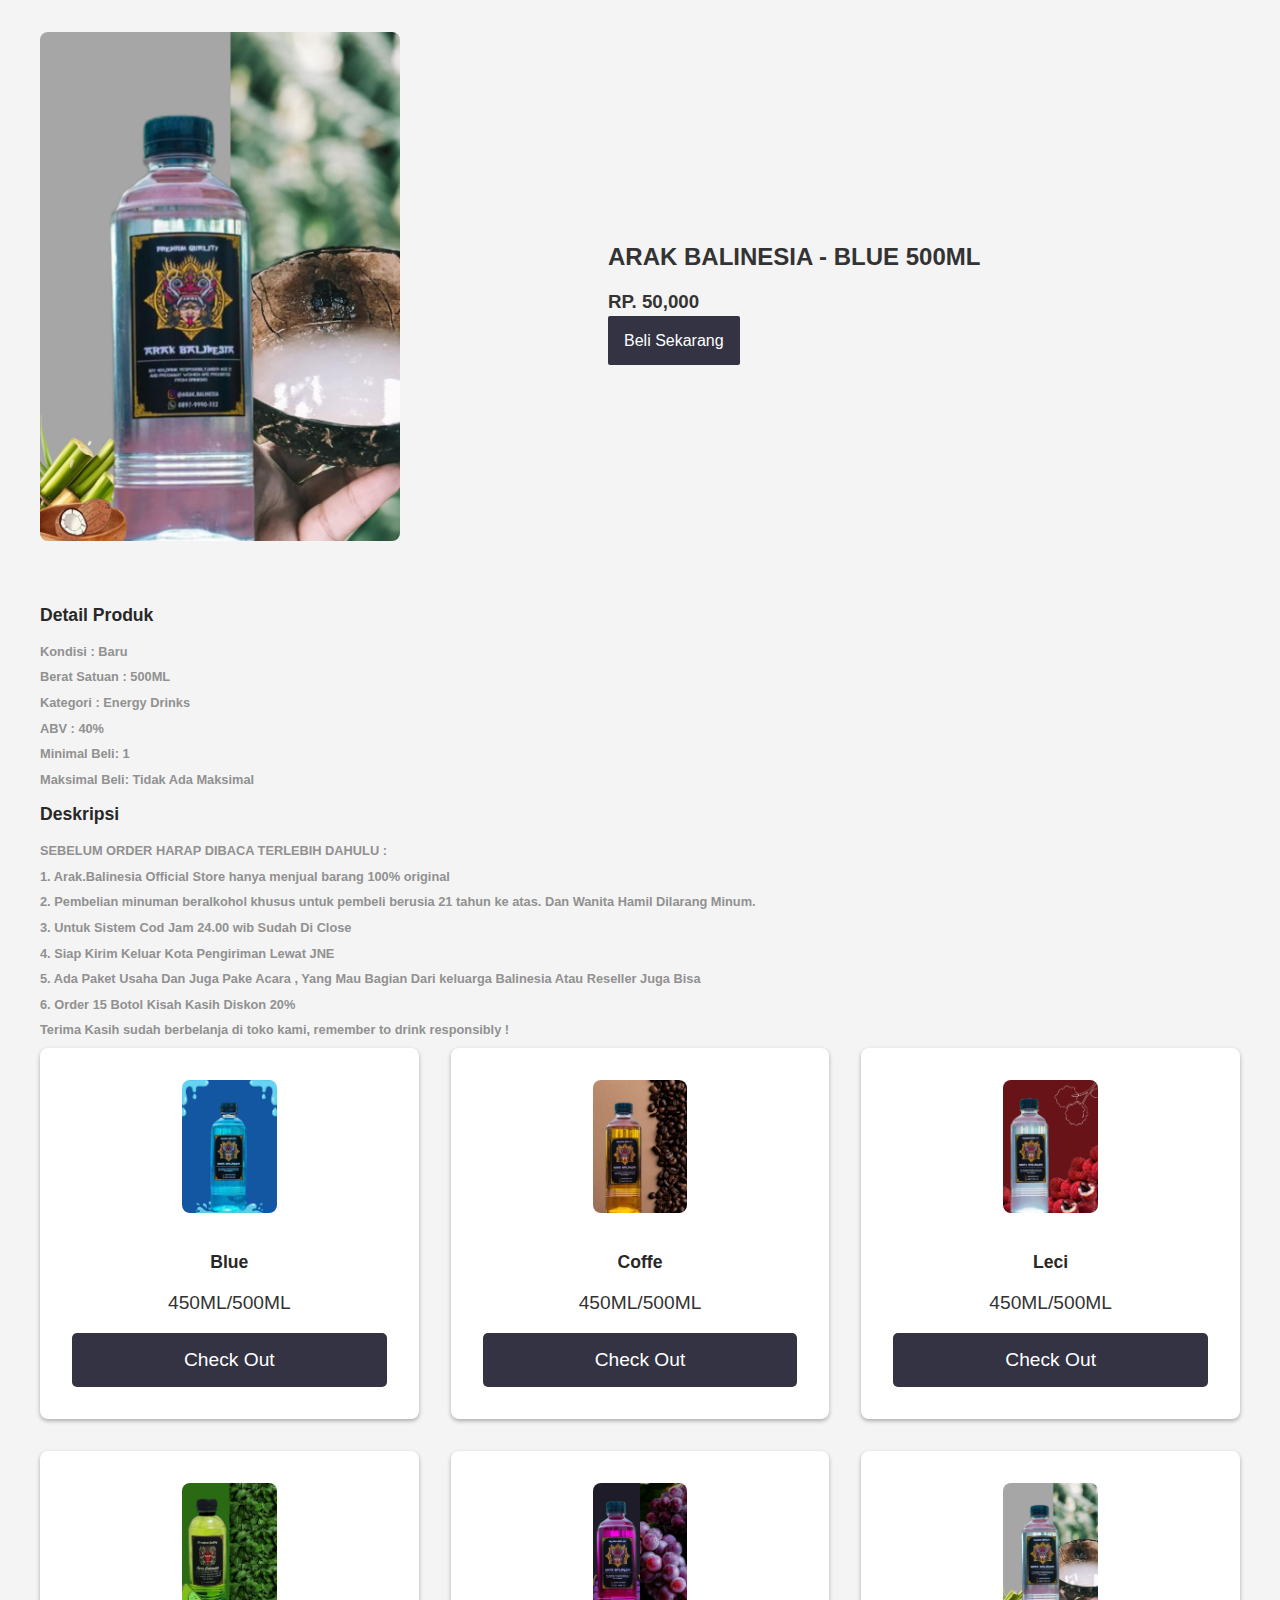
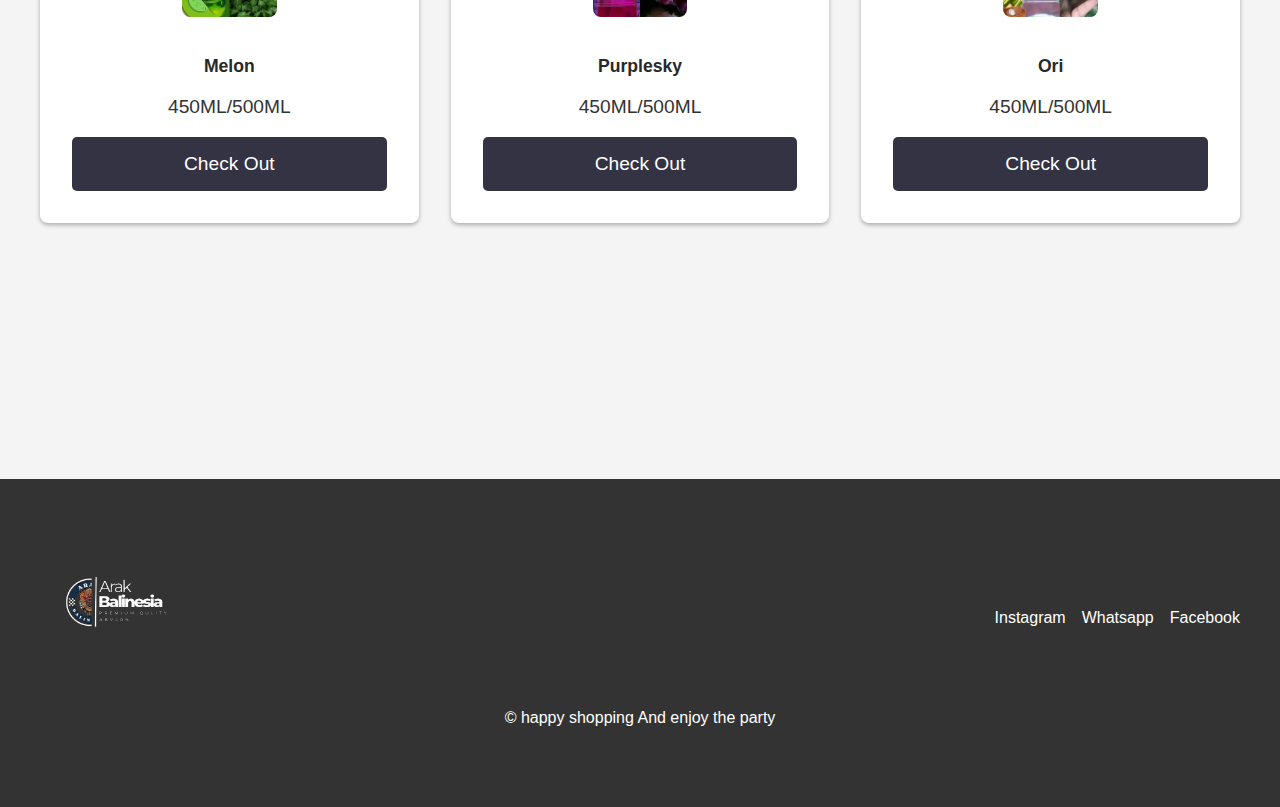
<file: ori.html>
<!DOCTYPE html>
<html lang="en">
<head>
    <meta charset="UTF-8">
    <meta name="viewport" content="width=device-width, initial-scale=1.0">
    <title>Arak Balinesia</title>
    <link rel="stylesheet" href="https://cdnjs.cloudflare.com/ajax/libs/font-awesome/6.4.0/css/all.min.css" 
          integrity="sha512-iecdLmaskl7CVkqkXNQ/ZH/XLlvWZOJyj7Yy7tcenmpD1ypASozpmT/E0iPtmFIB46ZmdtAc9eNBvH0H/ZpiBw==" 
          crossorigin="anonymous" referrerpolicy="no-referrer" />
    <link rel="stylesheet" href="style.css"> 
</head>
      <body>

<main>
  <div class="container">
      <section class="hero">
          <img src="Desain tanpa judul(17).jpg" alt="Gambar Hero">
          <div class="hero-text">
          <h2>ARAK BALINESIA - BLUE 500ML<h2>
              <h3>RP. 50,000</h3>
              <a href="kontak.html" class="button">Beli Sekarang</a>
  </div>
      </section>


              <section class="feacture">
              <h3>Detail Produk</h3>
              <h2>Kondisi : Baru</h2>
              <h2>Berat Satuan : 500ML</h2>
              <h2>Kategori : Energy Drinks</h2>
               <h2>ABV : 40%</h2>
              <h2>Minimal Beli: 1</h2>
              <h2>Maksimal Beli: Tidak Ada Maksimal</h2>
              <h3>Deskripsi</h3>
              <h2>SEBELUM ORDER HARAP DIBACA TERLEBIH DAHULU :</h2>
              <h2>1. Arak.Balinesia Official Store hanya menjual barang 100% original</h2>
              <h2>2. Pembelian minuman beralkohol khusus untuk pembeli berusia 21 tahun ke atas. Dan Wanita Hamil Dilarang Minum.</h2>
              <h2>3. Untuk Sistem Cod Jam 24.00 wib Sudah Di Close</h2>
              <h2>4. Siap Kirim Keluar Kota Pengiriman Lewat JNE</h2>
              <h2>5. Ada Paket Usaha Dan Juga Pake Acara , Yang Mau Bagian Dari keluarga Balinesia Atau Reseller Juga Bisa</h2> 
              <h2>6. Order 15 Botol Kisah Kasih Diskon 20%</h2>
              <h2>Terima Kasih sudah berbelanja di toko kami, remember to drink responsibly !</h2>

          <div class="features-grid">
              <div class="feature">
                  <img src="Desain tanpa judul(12).jpg" alt="Icon Fitur 1">
                  <h3>Blue</h3>
                  <p>450ML/500ML</p>
                  <a href="ori.html" class="button">Check Out</a> 
              </div>
              <div class="feature">
                    <img src="Desain tanpa judul(6).jpg" alt="Icon Fitur 1">
                    <h3>Coffe</h3>
                    <p>450ML/500ML</p>
                    <a href="coffe.html" class="button">Check Out</a> 
                </div>
              <div class="feature">
                    <img src="Desain tanpa judul(16).jpg" alt="Icon Fitur 1">
                    <h3>Leci</h3>
                    <p>450ML/500ML</p>
                    <a href="leci.html" class="button">Check Out</a> 
                </div>
              <div class="feature">
                    <img src="Desain tanpa judul(11).jpg" alt="Icon Fitur 1">
                    <h3>Melon</h3>
                    <p>450ML/500ML</p>
                    <a href="melon.html" class="button">Check Out</a> 
                </div>
              <div class="feature">
                    <img src="Desain tanpa judul(15).jpg" alt="Icon Fitur 1">
                    <h3>Purplesky</h3>
                    <p>450ML/500ML</p>
                    <a href="purple.html" class="button">Check Out</a> 
                </div>
              <div class="feature">
                  <img src="Desain tanpa judul(17).jpg" alt="Icon Fitur 1">
                  <h3>Ori</h3>
                  <p>450ML/500ML</p>
                  <a href="ori.html" class="button">Check Out</a>
              </div>
          </div>

      <div class="container">
       <section class="testimonials">
      </div>
      </section>


</main>
              <footer>
                    <div class="container">
                        <div class="footer-content">
                            <img src="12-removebg-preview.png" alt="Logo Website" class="footer-logo">
                            <div class="social-media">
                                <a href="https://www.instagram.com/arak_balinesia?igsh=MTY2bXU5bXgwMGxnYg==" class="social-icon" target="_blank"><i class="fab fa-instagram"></i>Instagram</a>
                                <a href="kontak.html" class="social-icon" target="_blank"><i class="fab fa-whatsapp"></i>Whatsapp</a>
                                <a href="#" class="social-icon" target="_blank"><i class="fab fa-facebook"></i>Facebook</a>
                            </div>
                        </div>
                        <p>&copy; happy shopping And enjoy the party</p>
                    </div>
                    </footer>
<script src="script.js"></script>
</body>
</html>
</file>
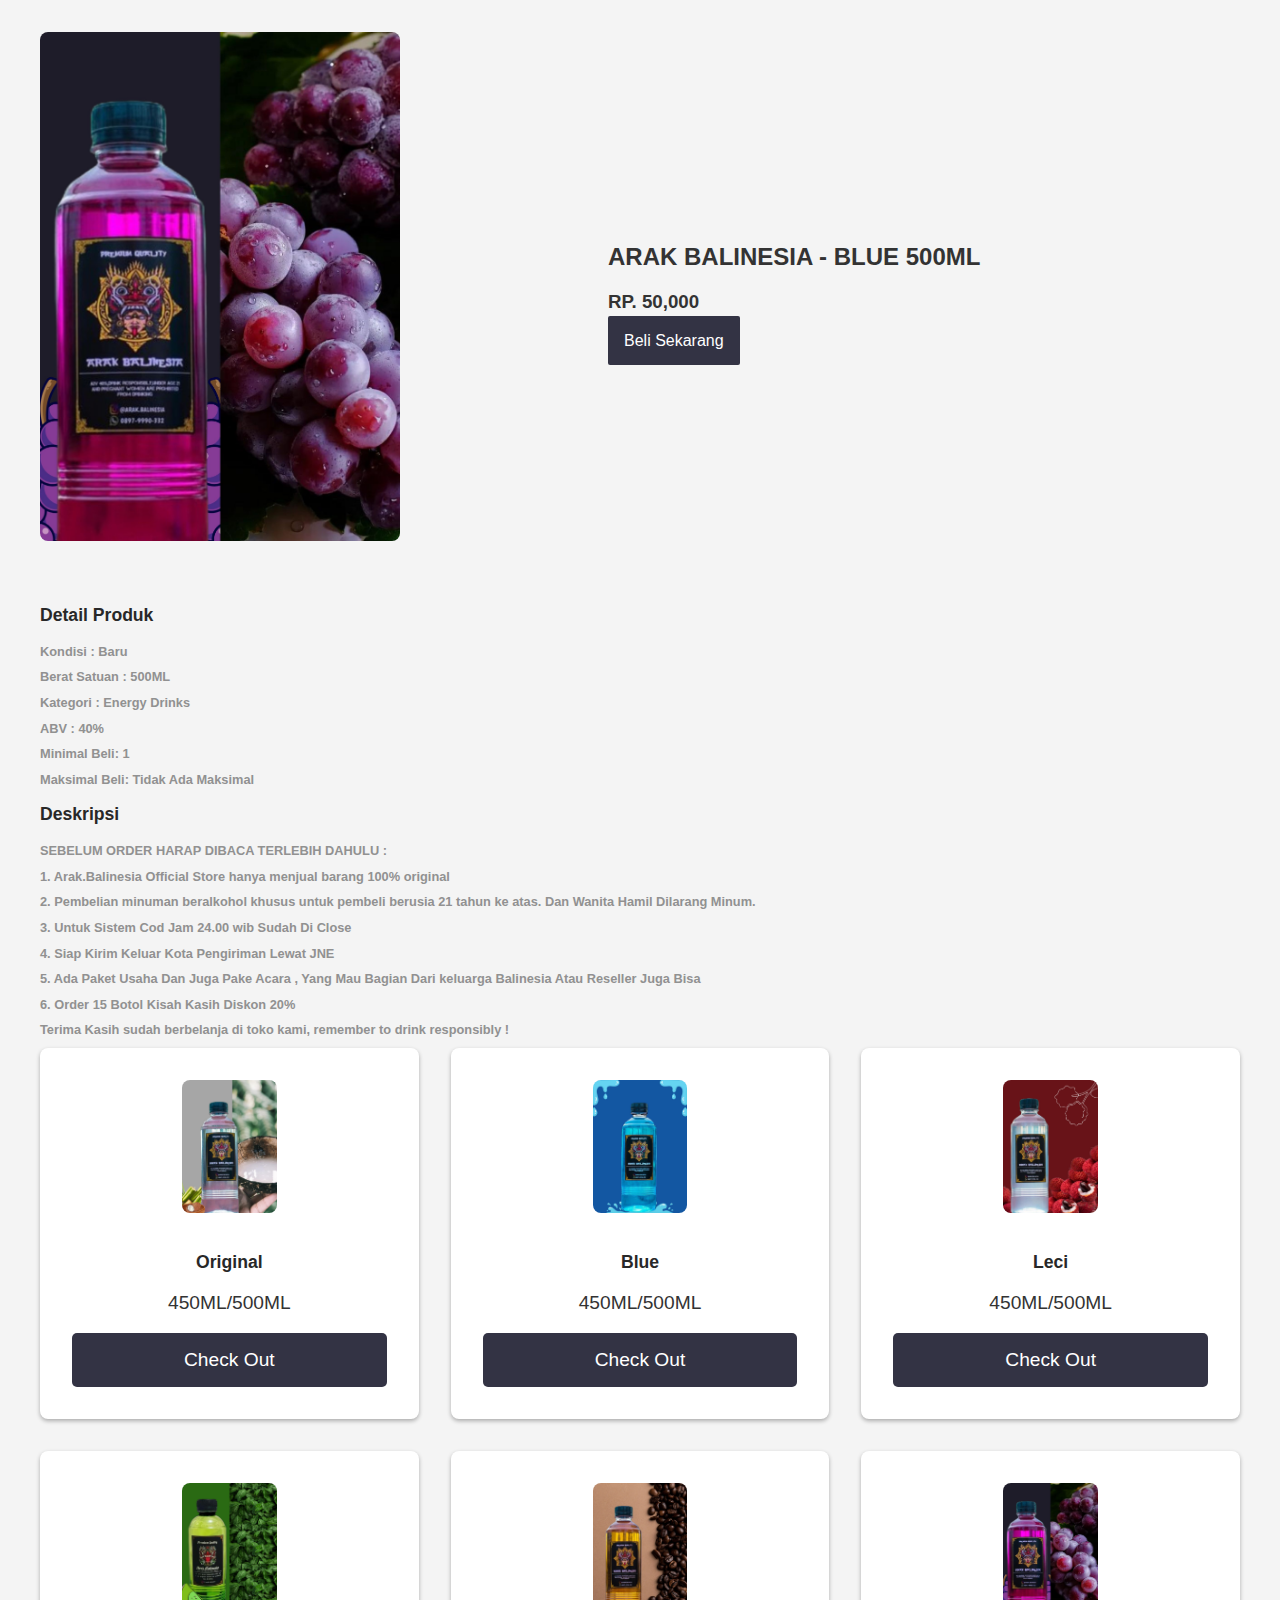
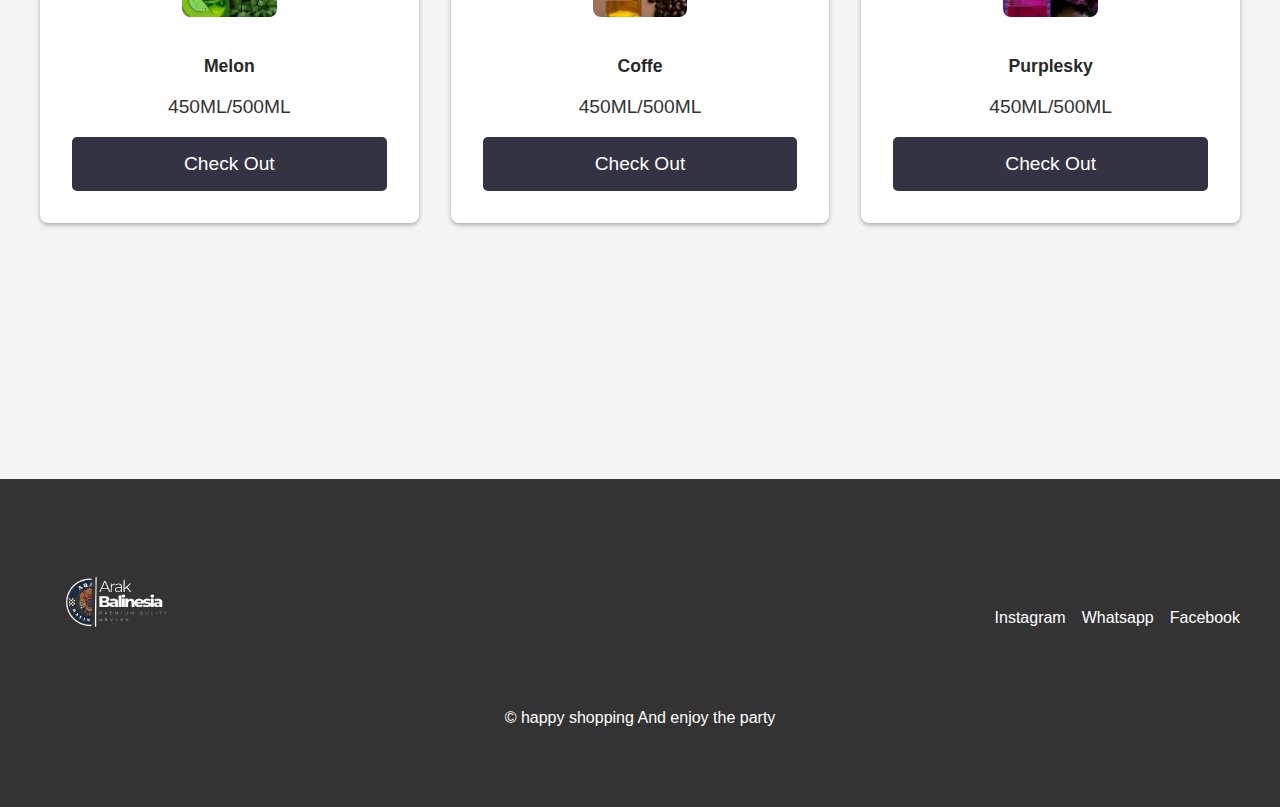
<file: purple.html>
<!DOCTYPE html>
<html lang="en">
<head>
    <meta charset="UTF-8">
    <meta name="viewport" content="width=device-width, initial-scale=1.0">
    <title>Arak Balinesia</title>
    <link rel="stylesheet" href="https://cdnjs.cloudflare.com/ajax/libs/font-awesome/6.4.0/css/all.min.css" 
          integrity="sha512-iecdLmaskl7CVkqkXNQ/ZH/XLlvWZOJyj7Yy7tcenmpD1ypASozpmT/E0iPtmFIB46ZmdtAc9eNBvH0H/ZpiBw==" 
          crossorigin="anonymous" referrerpolicy="no-referrer" />
    <link rel="stylesheet" href="style.css"> 
</head>
      <body>

<main>
  <div class="container">
      <section class="hero">
          <img src="Desain tanpa judul(15).jpg" alt="Gambar Hero">
          <div class="hero-text">
          <h2>ARAK BALINESIA - BLUE 500ML<h2>
              <h3>RP. 50,000</h3>
              <a href="kontak.html" class="button">Beli Sekarang</a>
  </div>
      </section>


              <section class="feacture">
              <h3>Detail Produk</h3>
              <h2>Kondisi : Baru</h2>
              <h2>Berat Satuan : 500ML</h2>
              <h2>Kategori : Energy Drinks</h2>
               <h2>ABV : 40%</h2>
              <h2>Minimal Beli: 1</h2>
              <h2>Maksimal Beli: Tidak Ada Maksimal</h2>
              <h3>Deskripsi</h3>
              <h2>SEBELUM ORDER HARAP DIBACA TERLEBIH DAHULU :</h2>
              <h2>1. Arak.Balinesia Official Store hanya menjual barang 100% original</h2>
              <h2>2. Pembelian minuman beralkohol khusus untuk pembeli berusia 21 tahun ke atas. Dan Wanita Hamil Dilarang Minum.</h2>
              <h2>3. Untuk Sistem Cod Jam 24.00 wib Sudah Di Close</h2>
              <h2>4. Siap Kirim Keluar Kota Pengiriman Lewat JNE</h2>
              <h2>5. Ada Paket Usaha Dan Juga Pake Acara , Yang Mau Bagian Dari keluarga Balinesia Atau Reseller Juga Bisa</h2> 
              <h2>6. Order 15 Botol Kisah Kasih Diskon 20%</h2>
              <h2>Terima Kasih sudah berbelanja di toko kami, remember to drink responsibly !</h2>

          <div class="features-grid">
              <div class="feature">
                  <img src="Desain tanpa judul(17).jpg" alt="Icon Fitur 1">
                  <h3>Original</h3>
                  <p>450ML/500ML</p>
                  <a href="ori.html" class="button">Check Out</a> 
              </div>
              <div class="feature">
                    <img src="Desain tanpa judul(12).jpg" alt="Icon Fitur 1">
                    <h3>Blue</h3>
                    <p>450ML/500ML</p>
                    <a href="blue.html" class="button">Check Out</a> 
                </div>
              <div class="feature">
                    <img src="Desain tanpa judul(16).jpg" alt="Icon Fitur 1">
                    <h3>Leci</h3>
                    <p>450ML/500ML</p>
                    <a href="leci.html" class="button">Check Out</a> 
                </div>
              <div class="feature">
                    <img src="Desain tanpa judul(11).jpg" alt="Icon Fitur 1">
                    <h3>Melon</h3>
                    <p>450ML/500ML</p>
                    <a href="melon.html" class="button">Check Out</a> 
                </div>
              <div class="feature">
                    <img src="Desain tanpa judul(6).jpg" alt="Icon Fitur 1">
                    <h3>Coffe</h3>
                    <p>450ML/500ML</p>
                    <a href="coffe.html" class="button">Check Out</a>
                </div>
              <div class="feature">
                  <img src="Desain tanpa judul(15).jpg" alt="Icon Fitur 1">
                  <h3>Purplesky</h3>
                  <p>450ML/500ML</p>
                  <a href="purple.html" class="button">Check Out</a>
              </div>

          </div>

      <div class="container">
       <section class="testimonials">
      </div>
      </section>


</main>
              <footer>
                    <div class="container">
                        <div class="footer-content">
                            <img src="12-removebg-preview.png" alt="Logo Website" class="footer-logo">
                            <div class="social-media">
                                <a href="https://www.instagram.com/arak_balinesia?igsh=MTY2bXU5bXgwMGxnYg==" class="social-icon" target="_blank"><i class="fab fa-instagram"></i>Instagram</a>
                                <a href="kontak.html" class="social-icon" target="_blank"><i class="fab fa-whatsapp"></i>Whatsapp</a>
                                <a href="#" class="social-icon" target="_blank"><i class="fab fa-facebook"></i>Facebook</a>
                            </div>
                        </div>
                        <p>&copy; happy shopping And enjoy the party</p>
                    </div>
                    </footer>
              <script src="script.js"></script>
</body>
</html>
</file>
<file: style.css>
/* General Styles */
body {
    font-family: 'Open Sans', sans-serif;
    margin: 0;
    padding: 0;
    background-color: #f4f4f4;
    color: #333;
}

.container {
    max-width: 1200px;
    margin: 0 auto;
    padding: 2rem;
}
.navbar {
    max-width: 1200px;
    margin: 0 auto;
    padding: 2rem;
}
.navbar a {
     text-decoration: none;
        background-color: #333;
        text-decoration: none;
        color: silver;
        transition: color 0.3s ease;
        display: flex;
        padding: 1.3rem; /* Memberikan padding untuk mengatur jarak */
        margin-bottom: 1rem;
        text-align: center; /* Mengatur teks ke kiri */
        font-size: 1.5rem; /* Ukuran font default */
    }
   

.navbar a i { /* Untuk mengatur jarak antara ikon dan teks */
    margin-right: 0.5rem; 
}/* Navigation Styles */

/* Header Styles */
header {
    background-color: #333;
    color: #fff;
    padding: 2rem 0;
    text-align: center;
}

header h1 {
    margin: 0;
    /* Tambahkan aturan CSS untuk ponsel */
    @media (max-width: 480px) {
        text-align: center; /* Mengatur font ke kiri */
    }
}

/* Logo Styles */
.logo {
    display: block; /* Menampilkan gambar sebagai blok */
    margin: 0 auto; /* Menempatkan gambar di tengah secara horizontal */
    max-width: 200px; /* Atur lebar maksimum gambar untuk layar besar */
    height: auto; /* Atur tinggi gambar secara otomatis */
    margin-bottom: 1rem; /* Tambah jarak di bawah logo */
}

/* Logo Styles for Smaller Screens */
@media (max-width: 768px) { 
    .logo {
        max-width: 150px; /* Kurangi lebar maksimum untuk layar lebih kecil */
    }
}

/* Logo Styles for Very Small Screens */
@media (max-width: 480px) {
    .logo {
        max-width: 300px; /* Tingkatkan lebar maksimum sedikit */
    }
}

/* Navigation Styles */
nav {
    background-color: #eee;
    padding: 1rem 0;
}

nav ul {
    list-style: none;
    margin: 0;
    padding: 0;
    text-align: center;
}

nav li {
    display: inline-block; /* Mengatur ikon dan teks sebagai blok */
    margin: 0 1rem; /* Memberikan padding untuk mengatur jarak */
}

nav a {
    text-decoration: none;
    color: #333;
    transition: color 0.3s ease;
    display: inline-block; /* Mengatur ikon dan teks sebagai blok */
    padding: 1rem; /* Memberikan padding untuk mengatur jarak */
    text-align: center; /* Mengatur teks ke kiri */
    font-size: 1rem; /* Ukuran font default */
}

nav a i { /* Untuk mengatur jarak antara ikon dan teks */
    margin-right: 0.5rem; 
}

nav a:hover {
    color: #007bff;
}

/* Navigation Styles for Mobile */
@media (max-width: 480px) {
    nav ul {
        text-align: center; /* Mengatur teks ke kiri */
        display: flex; /* Menggunakan Flexbox */
        justify-content: space-around; /* Mendistribusikan item secara merata */
    }

    nav a {
        font-size: 0.8rem; /* Memperkecil ukuran font */
        flex: 1; /* Memberikan fleksibilitas yang sama untuk setiap item */
    }
}

/* Aturan CSS untuk komputer dan laptop */
@media (min-width: 768px) {
    nav li {
        margin: 0 3rem; /* Menambahkan jarak */
    }

    nav a {
        font-size: 1.5rem; /* Memperbesar ukuran font */
    }
}


/* Hero Section Styles */
.hero {
    display: flex;
    align-items: center;
    justify-content: space-between;
    margin-bottom: 4rem;
}

.hero img {
    width: 30%;
    height: auto;
    border-radius: 8px;
}

.hero-text {
    width: 50%;
    padding: 2rem;
}

.hero-text h2 {
    margin-bottom: 1rem;
}
.hero-text a {
    background-color: #334;
    color: #fff;
    padding: 1rem;
    border: none;
    border-radius: 2px;
    cursor: pointer;
    transition: background-color 0.3s ease;
}

/* Features Section Styles */
.features {
    margin-bottom: 4rem;
}

.features-grid {
    display: grid;
    grid-template-columns: repeat(auto-fit, minmax(300px, 1fr));
    gap: 2rem;
}
.features img {
    width: 30%;
    height: auto;
    border-radius: 8px;
    padding: 0%;
}

.feature {
    font-size: 1.2rem;
    text-align: center;
    padding: 2rem;
    border-radius: 8px;
    background-color: #ffffff;
    box-shadow: 0 2px 4px rgba(0,0,0,0.3);
}


.feature img {
    width: 80%;
    height: 60%;
    margin-bottom: 1rem;
}
.feature a {
    font-size: 1.2rem; 
    color: silver;
    padding: 2rem 0;
    text-align: center;
    font-family: Arial, Helvetica, sans-serif;   
}

/* Testimonials Section Styles */
.testimonials {
    margin-bottom: 4rem;
}

.testimonials-slider {
    width: 50%;
    margin: 0 auto;
}
.testimonials-slider h3 {
    font-size: 1.2rem;
    text-align: center;
    margin-bottom: 1rem;
}
.testimonials img {
    width: 30%;
    height: auto;
    border-radius: 8px;
}

/* Call to Action Styles */
.call-to-action {
    background-color: #ffffff;
    color: #000000;
    padding: 2rem;
    text-align: center;
    border-radius: 8px;
    margin-bottom: 4rem;
}
.call-to-action p {
    margin-bottom: 1rem;
}
.call-to-action a {
    color: white;
    padding: 2rem 0;
    text-align: center;
    font-family: Arial, Helvetica, sans-serif;
}
.call-to-action li {
    color: red;
    list-style-type: none;
}

.feacture {
    margin-bottom: 4rem;
}
.feacture h2 {
    color: #919191;
    font-size: 0.8rem;
    font-family: Arial, helvetica, sans-serif;
}
.feacture h3 {
    color: #282828;
    font-size: 1.1rem;
}

.feature a {
    background-color: #334;
    font-size: 1.2rem;
    color: white;
    padding: 1rem;
    display: flex;
    justify-content: center;
    align-items: center;
    text-align: center;
    font-family: Arial, Helvetica, sans-serif;
 }


/* Button Styles */
.button {
    background-color: #334;
    
    color: #fff; 
    border: none;
    border-radius: 5px;
    cursor: pointer;
    transition: background-color 0.3s ease;
    text-decoration: none;
}


.button:hover {
    background-color: #0056b3;
}

/* Footer Styles */
footer {
    background-color: #333;
    color: #fff;
    padding: 2rem 0;
    text-align: center;
    margin-top: 2rem;
}

.footer-content {
    display: flex;
    justify-content: space-between;
    align-items: center;
    margin-bottom: 1rem;
}

.footer-logo {
    max-width: 150px; /* Atur lebar maksimum logo */
    height: auto; /* Atur tinggi logo secara otomatis */
}

.social-media {
    display: flex;
}


.social-icon {
    margin-left: 1rem; /* Jarak antar ikon */
    color: #fff;
    text-decoration: none;
    transition: color 0.3s ease;
}
.social-icon:hover {
    color: #007bff; /* Warna saat hover */
}


/* ... kode CSS lainnya ... */

/* Media Query untuk Layar HP */
@media (max-width: 480px) { 
    /* Footer Styles */
    footer {
        /* ... atribut CSS lainnya ... */
        padding: 1rem 0; /* Kurangi padding */
    }

    .footer-content {
        /* ... atribut CSS lainnya ... */
        font-size: 0.8rem; /* Kurangi ukuran font */
        margin-bottom: 0.5rem; /* Kurangi margin bawah */
    }

    .social-media {
        /* ... atribut CSS lainnya ... */
        flex-direction: column; /* Atur ikon secara vertikal */
    }

    .social-icon {
        /* ... atribut CSS lainnya ... */
        margin-bottom: 0.5rem; /* Tambah margin bawah */
        font-size: 1rem; /* Kurangi ukuran font ikon */
    }

    .footer-logo {
        /* ... atribut CSS lainnya ... */
        max-width: 100px; /* Kurangi lebar maksimum logo */
    }
}

/* ... kode CSS lainnya ... */
.container img {
    width: 30%;
    height: auto;
    border-radius: 8px;
    padding: 0%;
}

.navbar img {
    width: 100%
    height: 100%;
    margin-bottom: 1rem;  
}
.feacture {
    margin-bottom: 4rem;
}
.feacture h2 {
    color: #919191;
    font-size: 0.8rem;
    font-family: Arial, helvetica, sans-serif;
}
.feacture h3 {
    color: #282828;
    font-size: 1.1rem;
}
.features a {
    background-color: #334;
    color: #fff;
    padding: 1rem;
    border: none;
    border-radius: 2px;
    cursor: pointer;
    transition: background-color 0.3s ease;
    text-decoration: none;
}
</file>
